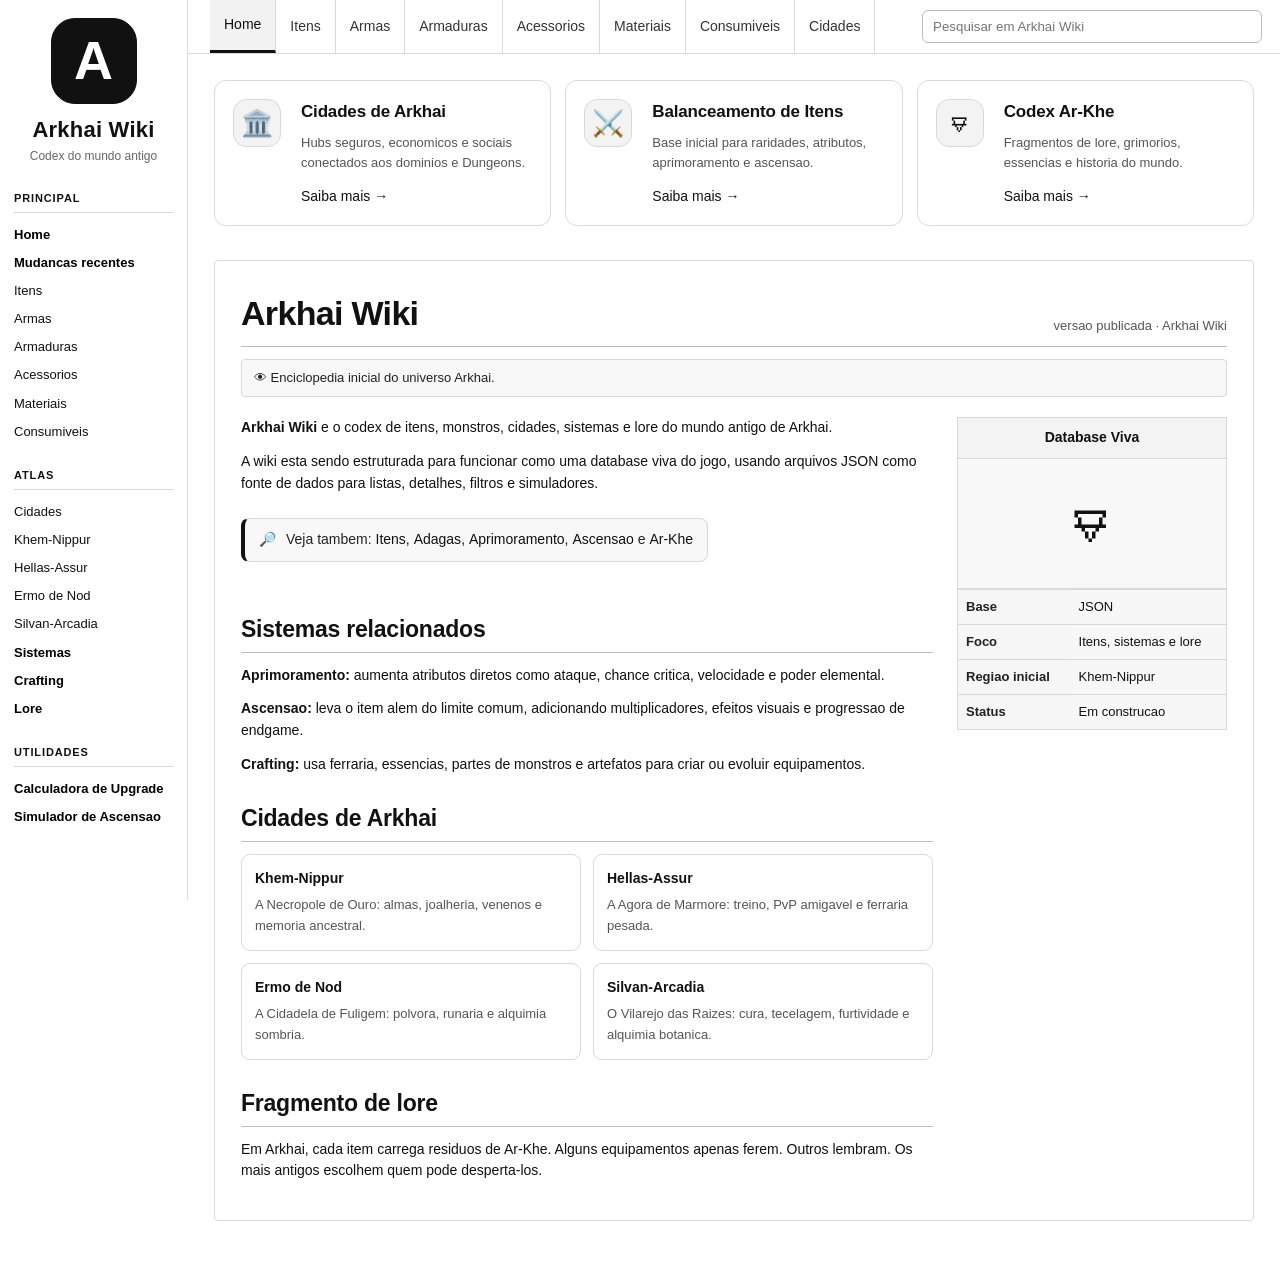
<file: index.html>
<!doctype html>
<html lang="pt-BR">
<head>
  <meta charset="utf-8" />
  <meta name="viewport" content="width=device-width, initial-scale=1" />
  <title>Arkhai Wiki</title>
  <link rel="stylesheet" href="assets/wiki.css" />
</head>
<body>
  <div class="wiki-shell">
    <div id="wiki-sidebar"></div>
    <main class="main">
      <div id="wiki-topbar"></div>
      <section class="content">
        <div id="updates" class="notice-grid"></div>
        <article id="home" class="article">
          <header class="article-header">
            <h1>Arkhai Wiki</h1>
            <div class="article-actions">versao publicada · Arkhai Wiki</div>
          </header>
          <div class="status-line">👁 Enciclopedia inicial do universo Arkhai.</div>
          <div class="article-body">
            <div>
              <p><strong>Arkhai Wiki</strong> e o codex de itens, monstros, cidades, sistemas e lore do mundo antigo de Arkhai.</p>
              <p>A wiki esta sendo estruturada para funcionar como uma database viva do jogo, usando arquivos JSON como fonte de dados para listas, detalhes, filtros e simuladores.</p>
              <div class="see-also">🔎 <span>Veja tambem: <a href="items.html">Itens</a>, <a href="daggers.html">Adagas</a>, <a href="#upgrade">Aprimoramento</a>, <a href="#ascension">Ascensao</a> e <a href="#lore">Ar-Khe</a></span></div>
              <h2 id="systems" class="section-title">Sistemas relacionados</h2>
              <p id="upgrade"><strong>Aprimoramento:</strong> aumenta atributos diretos como ataque, chance critica, velocidade e poder elemental.</p>
              <p id="ascension"><strong>Ascensao:</strong> leva o item alem do limite comum, adicionando multiplicadores, efeitos visuais e progressao de endgame.</p>
              <p id="crafting"><strong>Crafting:</strong> usa ferraria, essencias, partes de monstros e artefatos para criar ou evoluir equipamentos.</p>
              <h2 id="cities" class="section-title">Cidades de Arkhai</h2>
              <div id="cities-grid" class="city-grid"></div>
              <h2 id="lore" class="section-title">Fragmento de lore</h2>
              <p>Em Arkhai, cada item carrega residuos de Ar-Khe. Alguns equipamentos apenas ferem. Outros lembram. Os mais antigos escolhem quem pode desperta-los.</p>
            </div>
            <aside class="infobox">
              <div class="infobox-title">Database Viva</div>
              <div class="item-preview">🜃</div>
              <table>
                <tr><th>Base</th><td>JSON</td></tr>
                <tr><th>Foco</th><td>Itens, sistemas e lore</td></tr>
                <tr><th>Regiao inicial</th><td>Khem-Nippur</td></tr>
                <tr><th>Status</th><td>Em construcao</td></tr>
              </table>
            </aside>
          </div>
        </article>
      </section>
    </main>
  </div>
  <script src="assets/layout.js"></script>
  <script src="assets/hub-page.js"></script>
  <script>
    renderLayout('index.html');
    renderHomePage();
  </script>
</body>
</html>
</file>
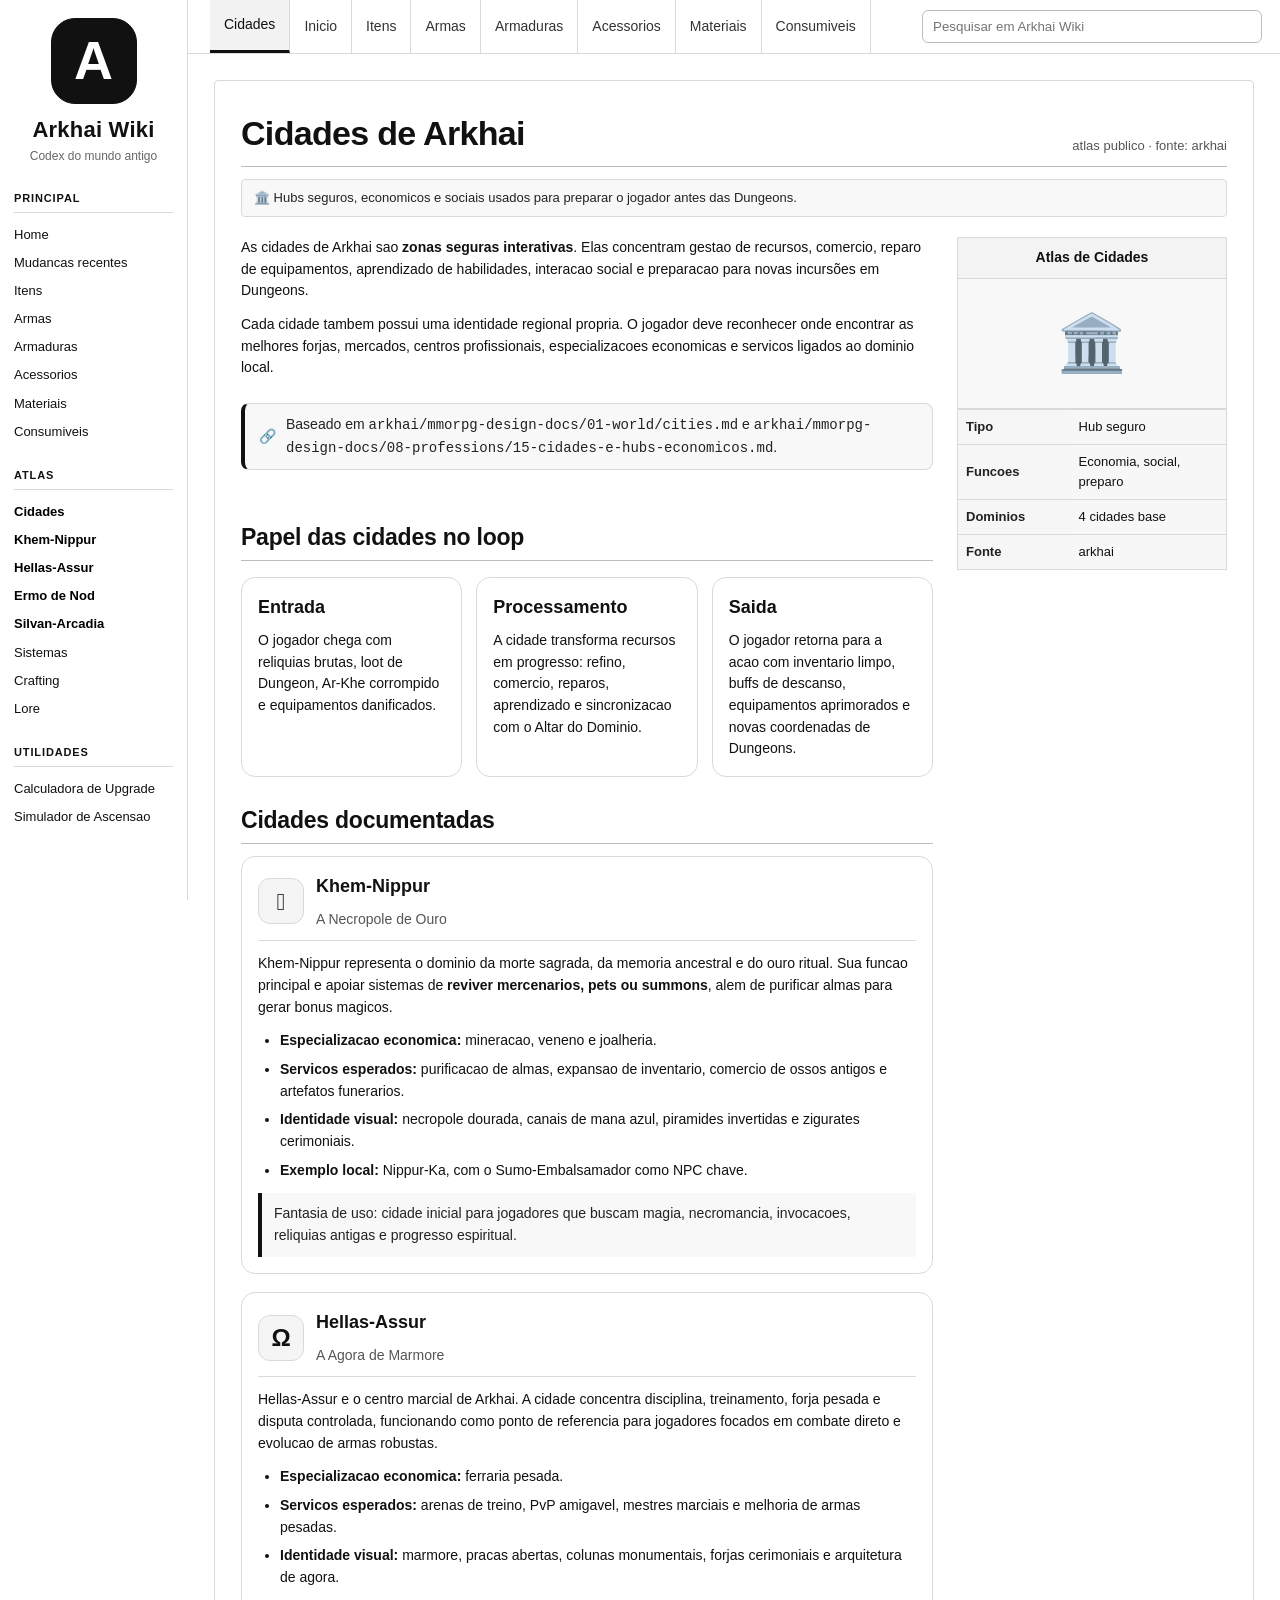
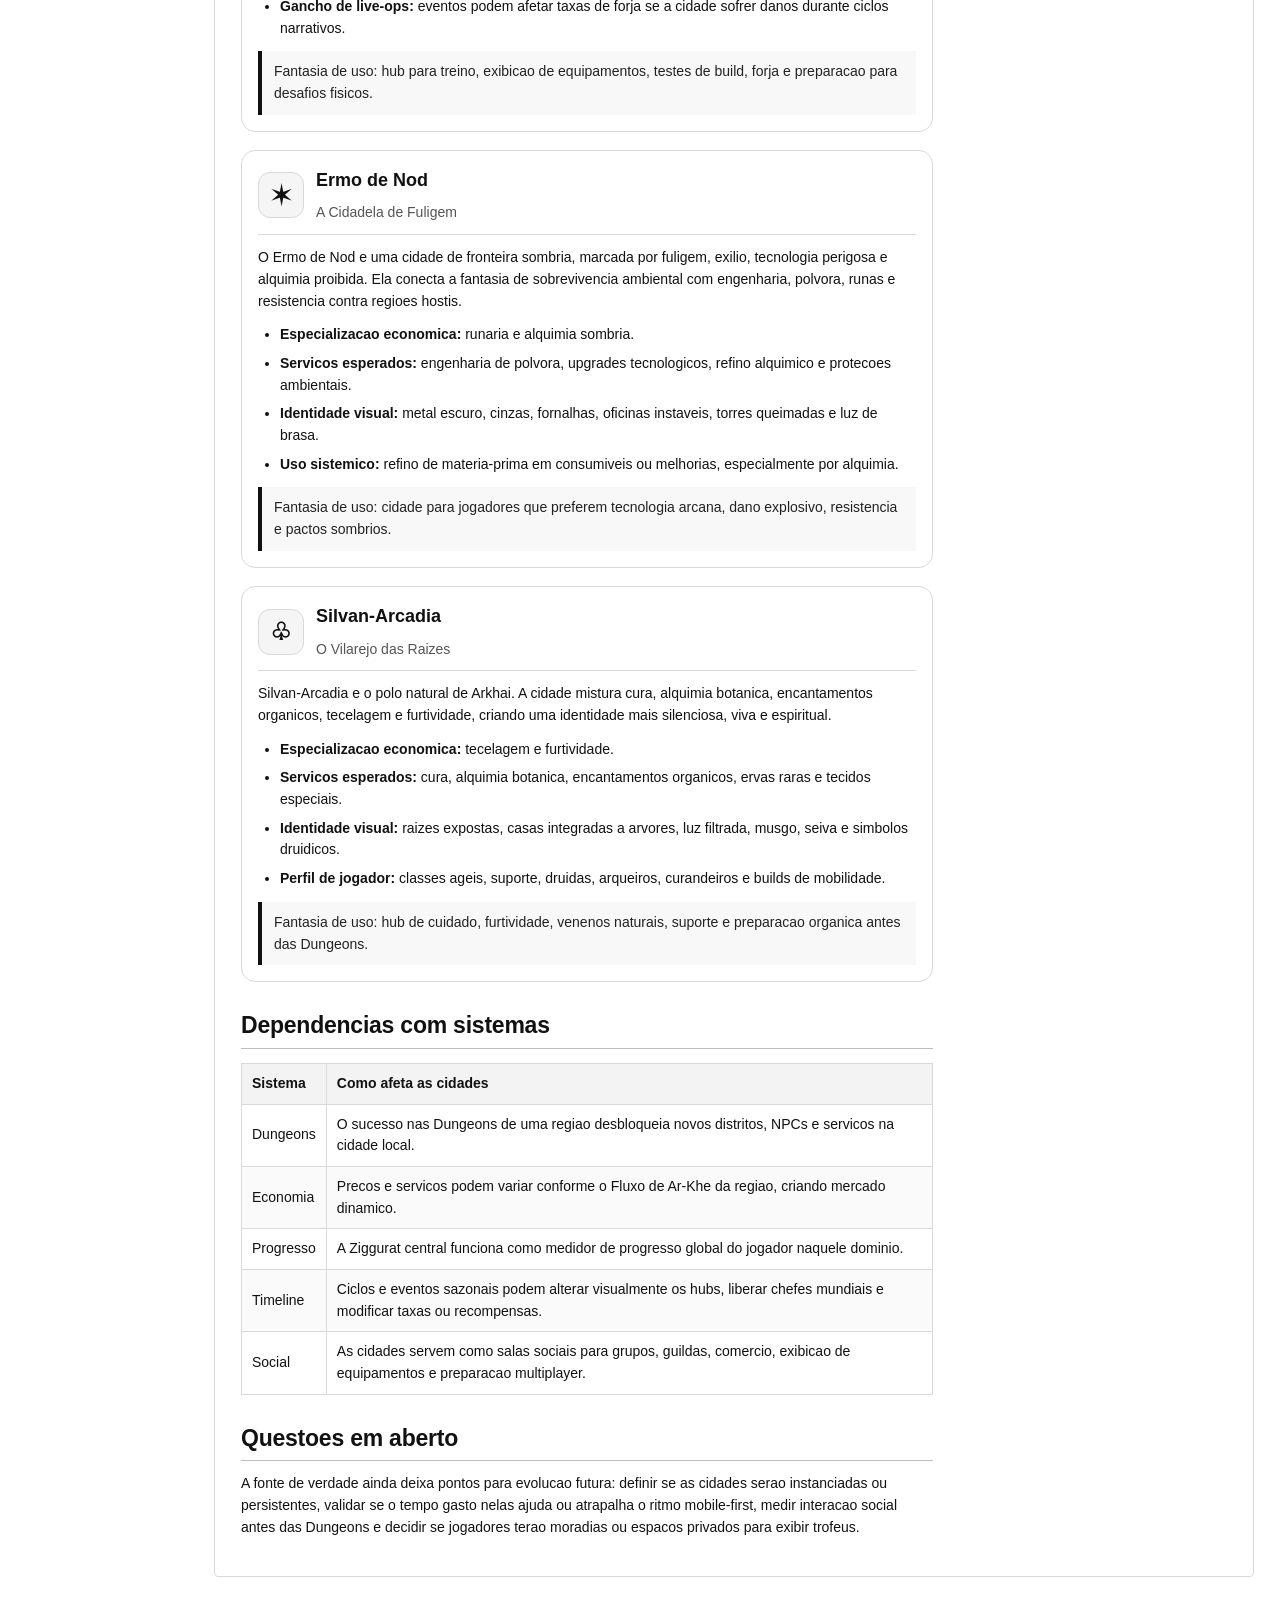
<file: cities.html>
<!doctype html>
<html lang="pt-BR">
<head>
  <meta charset="utf-8" />
  <meta name="viewport" content="width=device-width, initial-scale=1" />
  <title>Cidades - Arkhai Wiki</title>
  <link rel="stylesheet" href="assets/wiki.css" />
  <link rel="stylesheet" href="assets/cities-page.css" />
</head>
<body>
  <div class="wiki-shell">
    <div id="wiki-sidebar"></div>
    <main class="main">
      <div id="wiki-topbar"></div>
      <section class="content">
        <article class="article">
          <header class="article-header">
            <h1>Cidades de Arkhai</h1>
            <div class="article-actions">atlas publico · fonte: arkhai</div>
          </header>

          <div class="status-line">
            🏛️ Hubs seguros, economicos e sociais usados para preparar o jogador antes das Dungeons.
          </div>

          <div class="article-body">
            <div>
              <p>
                As cidades de Arkhai sao <strong>zonas seguras interativas</strong>. Elas concentram gestao de recursos,
                comercio, reparo de equipamentos, aprendizado de habilidades, interacao social e preparacao para novas
                incursões em Dungeons.
              </p>
              <p>
                Cada cidade tambem possui uma identidade regional propria. O jogador deve reconhecer onde encontrar as
                melhores forjas, mercados, centros profissionais, especializacoes economicas e servicos ligados ao dominio local.
              </p>

              <div class="see-also">
                🔗 <span>Baseado em <code>arkhai/mmorpg-design-docs/01-world/cities.md</code> e <code>arkhai/mmorpg-design-docs/08-professions/15-cidades-e-hubs-economicos.md</code>.</span>
              </div>

              <h2 id="overview" class="section-title">Papel das cidades no loop</h2>
              <div class="city-loop-grid">
                <section class="city-loop-card">
                  <h3>Entrada</h3>
                  <p>O jogador chega com reliquias brutas, loot de Dungeon, Ar-Khe corrompido e equipamentos danificados.</p>
                </section>
                <section class="city-loop-card">
                  <h3>Processamento</h3>
                  <p>A cidade transforma recursos em progresso: refino, comercio, reparos, aprendizado e sincronizacao com o Altar do Dominio.</p>
                </section>
                <section class="city-loop-card">
                  <h3>Saida</h3>
                  <p>O jogador retorna para a acao com inventario limpo, buffs de descanso, equipamentos aprimorados e novas coordenadas de Dungeons.</p>
                </section>
              </div>

              <h2 id="cities-list" class="section-title">Cidades documentadas</h2>

              <section class="city-detail-card" id="khem-nippur">
                <div class="city-detail-head">
                  <span class="city-symbol">𓂀</span>
                  <div>
                    <h3>Khem-Nippur</h3>
                    <p>A Necropole de Ouro</p>
                  </div>
                </div>
                <p>
                  Khem-Nippur representa o dominio da morte sagrada, da memoria ancestral e do ouro ritual. Sua funcao principal
                  e apoiar sistemas de <strong>reviver mercenarios, pets ou summons</strong>, alem de purificar almas para gerar bonus magicos.
                </p>
                <ul>
                  <li><strong>Especializacao economica:</strong> mineracao, veneno e joalheria.</li>
                  <li><strong>Servicos esperados:</strong> purificacao de almas, expansao de inventario, comercio de ossos antigos e artefatos funerarios.</li>
                  <li><strong>Identidade visual:</strong> necropole dourada, canais de mana azul, piramides invertidas e zigurates cerimoniais.</li>
                  <li><strong>Exemplo local:</strong> Nippur-Ka, com o Sumo-Embalsamador como NPC chave.</li>
                </ul>
                <p class="city-note">
                  Fantasia de uso: cidade inicial para jogadores que buscam magia, necromancia, invocacoes, reliquias antigas e progresso espiritual.
                </p>
              </section>

              <section class="city-detail-card" id="hellas-assur">
                <div class="city-detail-head">
                  <span class="city-symbol">Ω</span>
                  <div>
                    <h3>Hellas-Assur</h3>
                    <p>A Agora de Marmore</p>
                  </div>
                </div>
                <p>
                  Hellas-Assur e o centro marcial de Arkhai. A cidade concentra disciplina, treinamento, forja pesada e disputa controlada,
                  funcionando como ponto de referencia para jogadores focados em combate direto e evolucao de armas robustas.
                </p>
                <ul>
                  <li><strong>Especializacao economica:</strong> ferraria pesada.</li>
                  <li><strong>Servicos esperados:</strong> arenas de treino, PvP amigavel, mestres marciais e melhoria de armas pesadas.</li>
                  <li><strong>Identidade visual:</strong> marmore, pracas abertas, colunas monumentais, forjas cerimoniais e arquitetura de agora.</li>
                  <li><strong>Gancho de live-ops:</strong> eventos podem afetar taxas de forja se a cidade sofrer danos durante ciclos narrativos.</li>
                </ul>
                <p class="city-note">
                  Fantasia de uso: hub para treino, exibicao de equipamentos, testes de build, forja e preparacao para desafios fisicos.
                </p>
              </section>

              <section class="city-detail-card" id="ermo-de-nod">
                <div class="city-detail-head">
                  <span class="city-symbol">✶</span>
                  <div>
                    <h3>Ermo de Nod</h3>
                    <p>A Cidadela de Fuligem</p>
                  </div>
                </div>
                <p>
                  O Ermo de Nod e uma cidade de fronteira sombria, marcada por fuligem, exilio, tecnologia perigosa e alquimia proibida.
                  Ela conecta a fantasia de sobrevivencia ambiental com engenharia, polvora, runas e resistencia contra regioes hostis.
                </p>
                <ul>
                  <li><strong>Especializacao economica:</strong> runaria e alquimia sombria.</li>
                  <li><strong>Servicos esperados:</strong> engenharia de polvora, upgrades tecnologicos, refino alquimico e protecoes ambientais.</li>
                  <li><strong>Identidade visual:</strong> metal escuro, cinzas, fornalhas, oficinas instaveis, torres queimadas e luz de brasa.</li>
                  <li><strong>Uso sistemico:</strong> refino de materia-prima em consumiveis ou melhorias, especialmente por alquimia.</li>
                </ul>
                <p class="city-note">
                  Fantasia de uso: cidade para jogadores que preferem tecnologia arcana, dano explosivo, resistencia e pactos sombrios.
                </p>
              </section>

              <section class="city-detail-card" id="silvan-arcadia">
                <div class="city-detail-head">
                  <span class="city-symbol">♧</span>
                  <div>
                    <h3>Silvan-Arcadia</h3>
                    <p>O Vilarejo das Raizes</p>
                  </div>
                </div>
                <p>
                  Silvan-Arcadia e o polo natural de Arkhai. A cidade mistura cura, alquimia botanica, encantamentos organicos,
                  tecelagem e furtividade, criando uma identidade mais silenciosa, viva e espiritual.
                </p>
                <ul>
                  <li><strong>Especializacao economica:</strong> tecelagem e furtividade.</li>
                  <li><strong>Servicos esperados:</strong> cura, alquimia botanica, encantamentos organicos, ervas raras e tecidos especiais.</li>
                  <li><strong>Identidade visual:</strong> raizes expostas, casas integradas a arvores, luz filtrada, musgo, seiva e simbolos druidicos.</li>
                  <li><strong>Perfil de jogador:</strong> classes ageis, suporte, druidas, arqueiros, curandeiros e builds de mobilidade.</li>
                </ul>
                <p class="city-note">
                  Fantasia de uso: hub de cuidado, furtividade, venenos naturais, suporte e preparacao organica antes das Dungeons.
                </p>
              </section>

              <h2 id="systems" class="section-title">Dependencias com sistemas</h2>
              <table class="wiki-table">
                <thead>
                  <tr>
                    <th>Sistema</th>
                    <th>Como afeta as cidades</th>
                  </tr>
                </thead>
                <tbody>
                  <tr>
                    <td>Dungeons</td>
                    <td>O sucesso nas Dungeons de uma regiao desbloqueia novos distritos, NPCs e servicos na cidade local.</td>
                  </tr>
                  <tr>
                    <td>Economia</td>
                    <td>Precos e servicos podem variar conforme o Fluxo de Ar-Khe da regiao, criando mercado dinamico.</td>
                  </tr>
                  <tr>
                    <td>Progresso</td>
                    <td>A Ziggurat central funciona como medidor de progresso global do jogador naquele dominio.</td>
                  </tr>
                  <tr>
                    <td>Timeline</td>
                    <td>Ciclos e eventos sazonais podem alterar visualmente os hubs, liberar chefes mundiais e modificar taxas ou recompensas.</td>
                  </tr>
                  <tr>
                    <td>Social</td>
                    <td>As cidades servem como salas sociais para grupos, guildas, comercio, exibicao de equipamentos e preparacao multiplayer.</td>
                  </tr>
                </tbody>
              </table>

              <h2 id="open-questions" class="section-title">Questoes em aberto</h2>
              <p>
                A fonte de verdade ainda deixa pontos para evolucao futura: definir se as cidades serao instanciadas ou persistentes,
                validar se o tempo gasto nelas ajuda ou atrapalha o ritmo mobile-first, medir interacao social antes das Dungeons e decidir
                se jogadores terao moradias ou espacos privados para exibir trofeus.
              </p>
            </div>

            <aside class="infobox">
              <div class="infobox-title">Atlas de Cidades</div>
              <div class="item-preview">🏛️</div>
              <table>
                <tr><th>Tipo</th><td>Hub seguro</td></tr>
                <tr><th>Funcoes</th><td>Economia, social, preparo</td></tr>
                <tr><th>Dominios</th><td>4 cidades base</td></tr>
                <tr><th>Fonte</th><td>arkhai</td></tr>
              </table>
            </aside>
          </div>
        </article>
      </section>
    </main>
  </div>
  <script src="assets/layout.js"></script>
  <script>
    renderLayout('cities.html');
  </script>
</body>
</html>
</file>
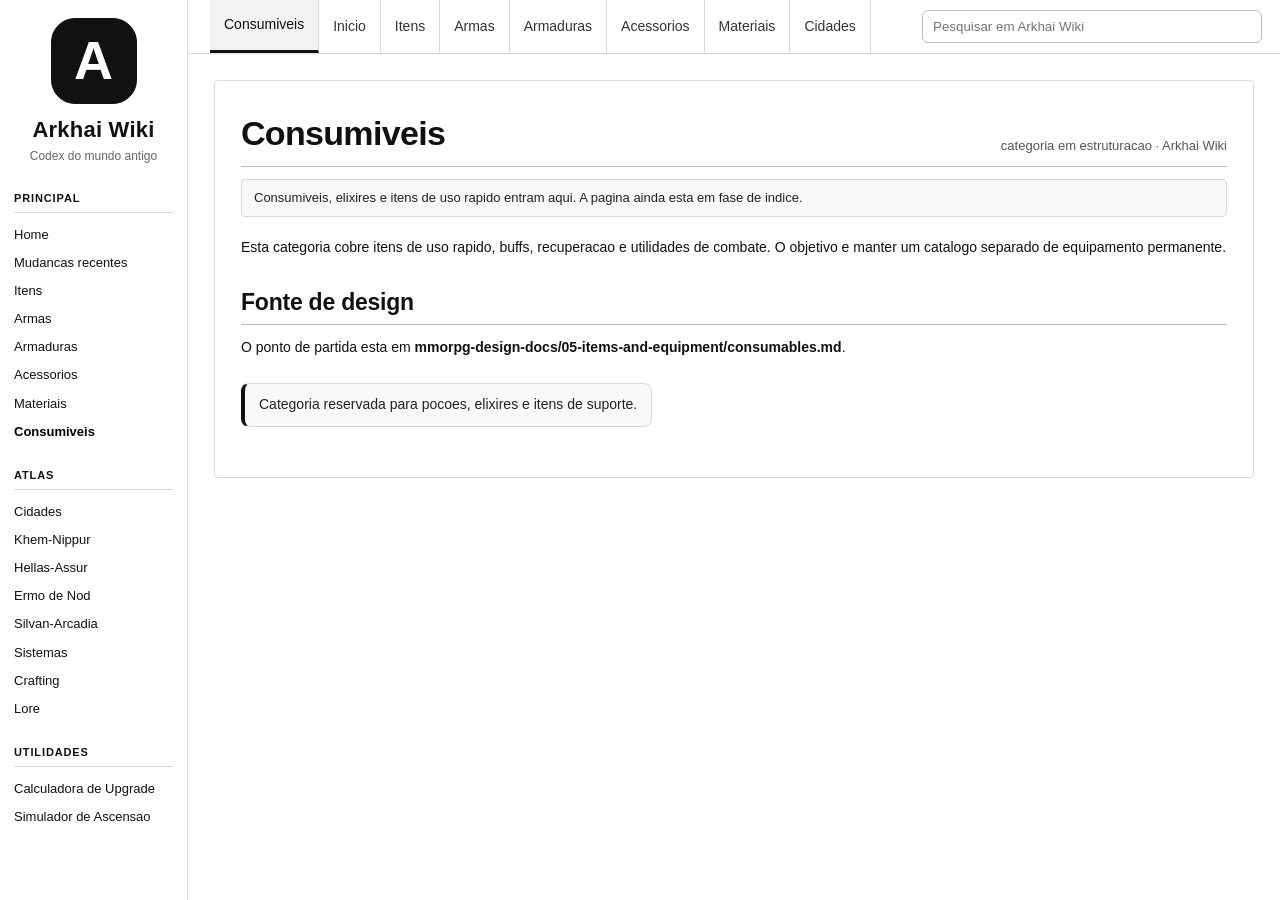
<file: consumables.html>
<!doctype html>
<html lang="pt-BR">
<head>
  <meta charset="utf-8" />
  <meta name="viewport" content="width=device-width, initial-scale=1" />
  <title>Consumiveis - Arkhai Wiki</title>
  <link rel="stylesheet" href="assets/wiki.css" />
</head>
<body>
  <div class="wiki-shell">
    <div id="wiki-sidebar"></div>
    <main class="main">
      <div id="wiki-topbar"></div>
      <section class="content">
        <article class="article">
          <header class="article-header">
            <h1 id="category-title">Consumiveis</h1>
            <div class="article-actions" id="category-actions">categoria em estruturacao · Arkhai Wiki</div>
          </header>
          <div id="category-status" class="status-line"></div>
          <p id="category-intro"></p>
          <h2 class="section-title">Fonte de design</h2>
          <p id="category-source"></p>
          <div id="category-subtle" class="subtle-box"></div>
        </article>
      </section>
    </main>
  </div>
  <script src="assets/layout.js"></script>
  <script src="assets/hub-page.js"></script>
  <script>
    renderLayout('consumables.html');
    renderCategoryPage('Consumiveis', {
      actions: 'categoria em estruturacao · Arkhai Wiki',
      status: 'Consumiveis, elixires e itens de uso rapido entram aqui. A pagina ainda esta em fase de indice.',
      introHtml: 'Esta categoria cobre itens de uso rapido, buffs, recuperacao e utilidades de combate. O objetivo e manter um catalogo separado de equipamento permanente.',
      sourceHtml: 'O ponto de partida esta em <strong>mmorpg-design-docs/05-items-and-equipment/consumables.md</strong>.',
      subtle: 'Categoria reservada para pocoes, elixires e itens de suporte.'
    });
  </script>
</body>
</html>
</file>
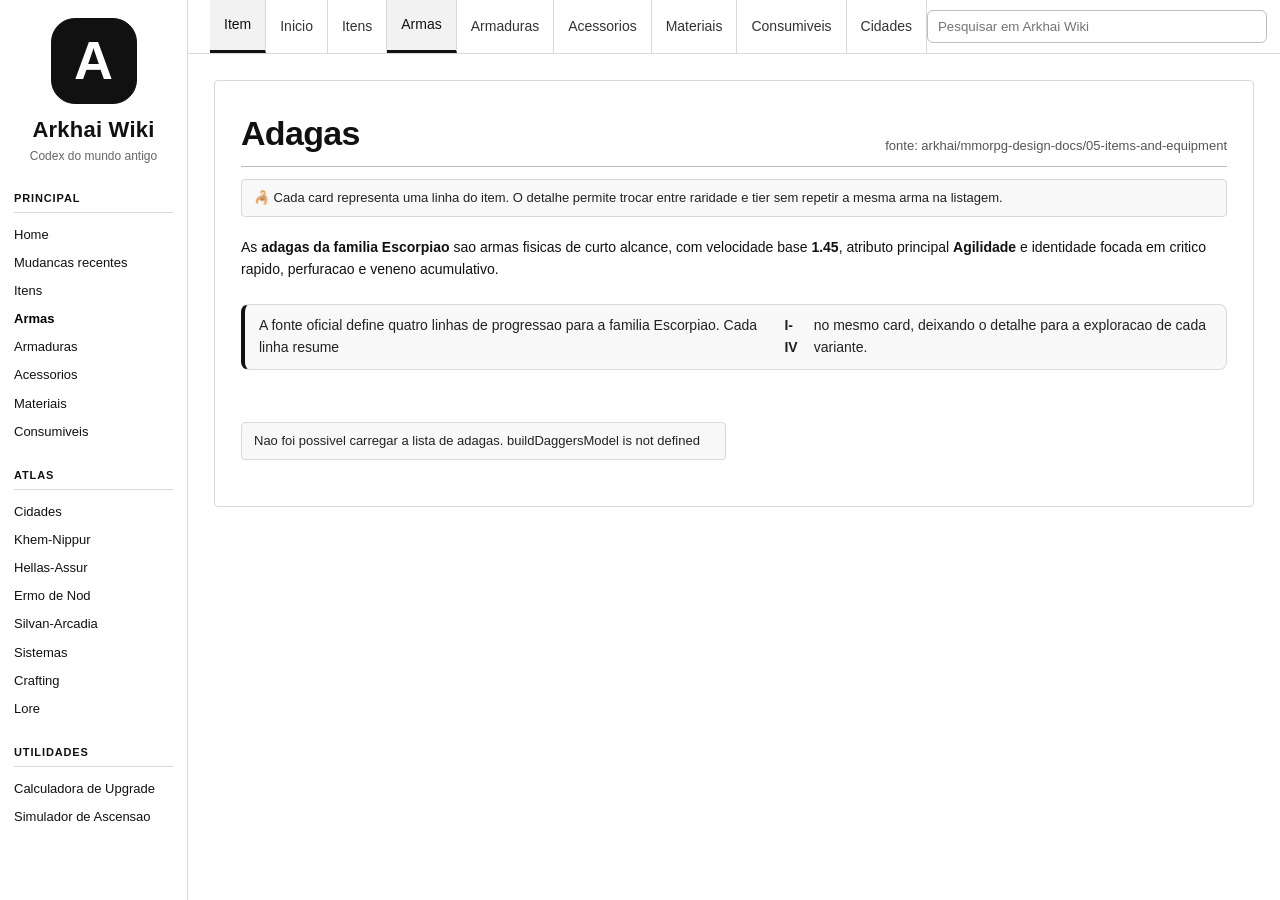
<file: daggers.html>
<!doctype html>
<html lang="pt-BR">
<head>
  <meta charset="utf-8" />
  <meta name="viewport" content="width=device-width, initial-scale=1" />
  <title>Adagas - Arkhai Wiki</title>
  <link rel="stylesheet" href="assets/wiki.css" />
</head>
<body>
  <div class="wiki-shell">
    <div id="wiki-sidebar"></div>
    <main class="main">
      <div id="wiki-topbar"></div>
      <section class="content">
        <article class="article">
          <header class="article-header">
            <h1>Adagas</h1>
            <div class="article-actions">fonte: arkhai/mmorpg-design-docs/05-items-and-equipment</div>
          </header>

          <div class="status-line">🦂 Cada card representa uma linha do item. O detalhe permite trocar entre raridade e tier sem repetir a mesma arma na listagem.</div>

          <p>
            As <strong>adagas da familia Escorpiao</strong> sao armas fisicas de curto alcance,
            com velocidade base <strong>1.45</strong>, atributo principal <strong>Agilidade</strong>
            e identidade focada em critico rapido, perfuracao e veneno acumulativo.
          </p>

          <div class="subtle-box">
            A fonte oficial define quatro linhas de progressao para a familia Escorpiao.
            Cada linha resume <strong>I-IV</strong> no mesmo card, deixando o detalhe para a
            exploracao de cada variante.
          </div>

          <div id="daggers-list" class="item-line-grid"></div>
        </article>
      </section>
    </main>
  </div>

  <script src="assets/layout.js"></script>
  <script src="assets/items-data.js"></script>
  <script>
    renderLayout('daggers.html');

    const rarityClassMap = {
      Incomum: 'uncommon',
      Raro: 'rare',
      Epico: 'epic',
      Lendario: 'legendary'
    };

    function renderRange(first, last, key) {
      if (!first || !last) {
        return '-';
      }

      return `${first[key]} - ${last[key]}`;
    }

    function buildLineCard(line) {
      const first = line.firstVariant;
      const last = line.lastVariant;
      const itemHref = `item.html?${new URLSearchParams({
        source: 'daggers',
        line: line.lineId,
        tier: first ? first.internalTier : 'I'
      }).toString()}`;
      const rarityClass = rarityClassMap[line.rarity] || '';
      const image = `<img class="item-image" src="${line.image}" alt="${line.displayName}">`;

      return `
        <a class="item-line-card" href="${itemHref}">
          <figure>${image}</figure>
          <div>
            <div class="item-line-head">
              <div>
                <h2>${line.displayName}</h2>
                <p>${line.description}</p>
              </div>
              <span class="rarity ${rarityClass}">${line.rarity}</span>
            </div>
            <div class="item-line-meta">
              <span class="item-line-pill">${line.variantCount} tiers</span>
              <span class="item-line-pill">Lv ${renderRange(first, last, 'level')}</span>
              <span class="item-line-pill">Atq ${renderRange(first, last, 'attack')}</span>
              <span class="item-line-pill">Crit ${renderRange(first, last, 'criticalChance')}</span>
              <span class="item-line-pill">Veneno ${renderRange(first, last, 'poisonChance')}</span>
            </div>
          </div>
        </a>
      `;
    }

    async function loadDaggers() {
      const container = document.getElementById('daggers-list');

      try {
        const sourceData = await loadWikiJson('data/daggers.json');
        const model = buildDaggersModel(sourceData);

        container.innerHTML = model.lineOrder.map(buildLineCard).join('');
      } catch (error) {
        container.innerHTML = `
          <div class="status-line">
            Nao foi possivel carregar a lista de adagas. ${error.message}
          </div>
        `;
      }
    }

    loadDaggers();
  </script>
</body>
</html>
</file>
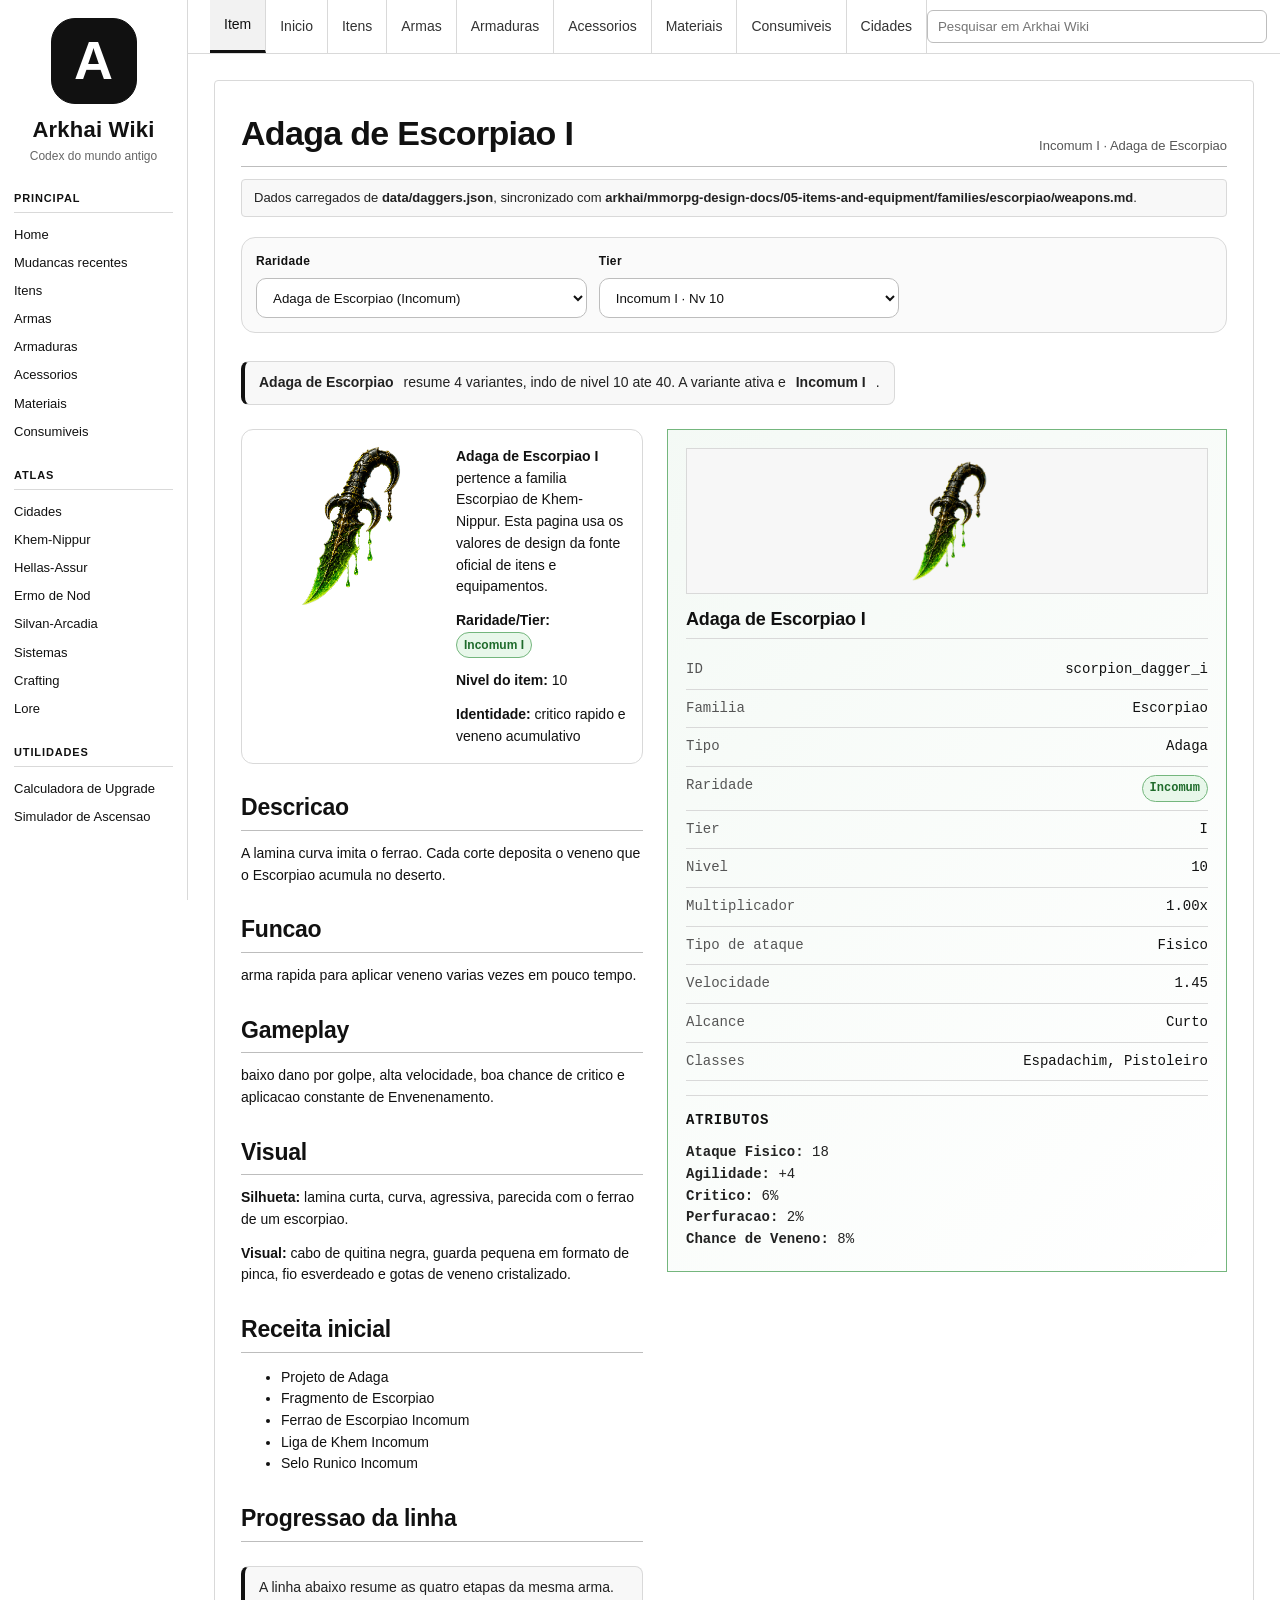
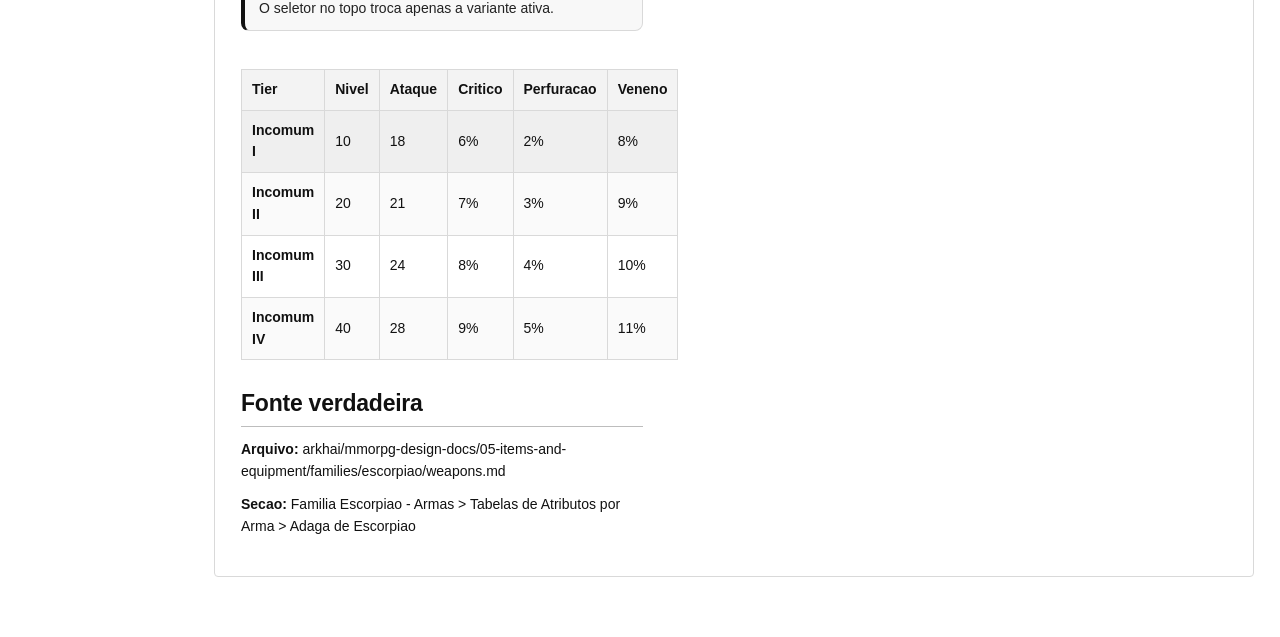
<file: item.html>
<!doctype html>
<html lang="pt-BR">
<head>
  <meta charset="utf-8" />
  <meta name="viewport" content="width=device-width, initial-scale=1" />
  <title>Item - Arkhai Wiki</title>
  <link rel="stylesheet" href="assets/wiki.css" />
</head>
<body>
  <div class="wiki-shell">
    <div id="wiki-sidebar"></div>
    <main class="main">
      <div id="wiki-topbar"></div>
      <section class="content">
        <article class="article">
          <header class="article-header">
            <h1 id="item-title">Item</h1>
            <div class="article-actions" id="item-actions">detalhe do item · fonte verdadeira</div>
          </header>
          <div id="item-content"></div>
        </article>
      </section>
    </main>
  </div>

  <script src="assets/layout.js"></script>
  <script src="assets/image-modal.js"></script>
  <script src="assets/items-data.js"></script>
  <script src="assets/item-page.js"></script>
  <script>
    renderLayout('item.html');
    renderItemPage();
  </script>
</body>
</html>
</file>
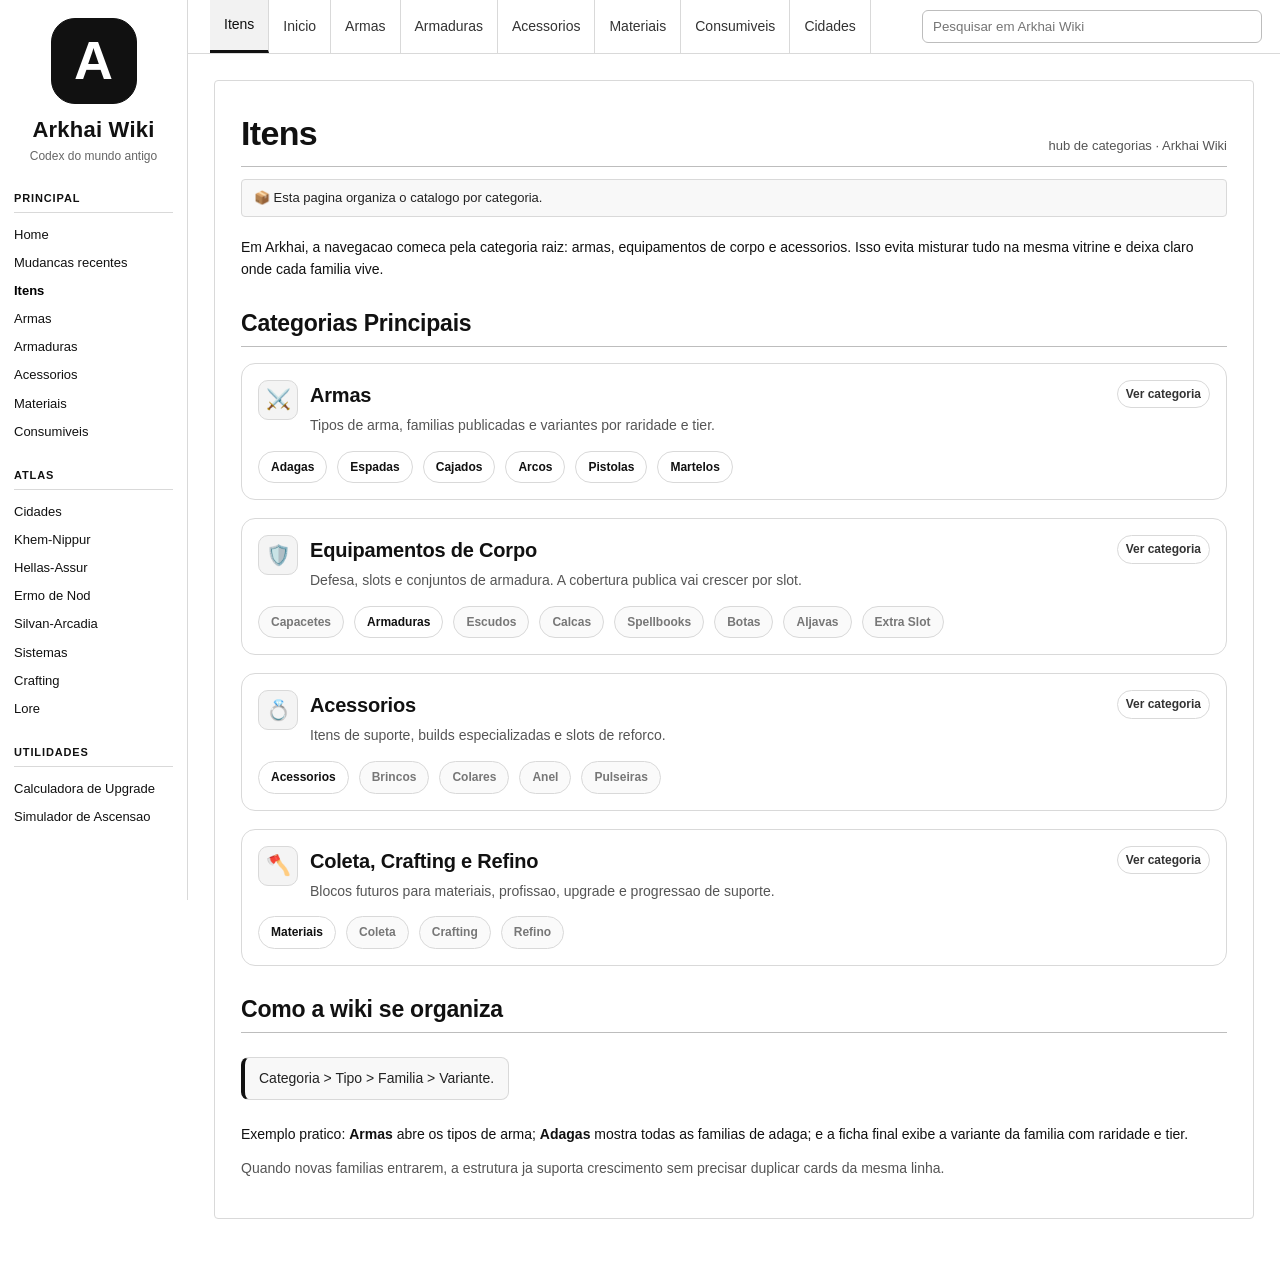
<file: items.html>
<!doctype html>
<html lang="pt-BR">
<head>
  <meta charset="utf-8" />
  <meta name="viewport" content="width=device-width, initial-scale=1" />
  <title>Itens - Arkhai Wiki</title>
  <link rel="stylesheet" href="assets/wiki.css" />
</head>
<body>
  <div class="wiki-shell">
    <div id="wiki-sidebar"></div>
    <main class="main">
      <div id="wiki-topbar"></div>
      <section class="content">
        <article class="article">
          <header class="article-header">
            <h1>Itens</h1>
            <div class="article-actions">hub de categorias · Arkhai Wiki</div>
          </header>

          <div class="status-line">
            📦 Esta pagina organiza o catalogo por categoria.
          </div>

          <p>
            Em Arkhai, a navegacao comeca pela categoria raiz: armas, equipamentos de corpo e acessorios.
            Isso evita misturar tudo na mesma vitrine e deixa claro onde cada familia vive.
          </p>

          <h2 class="section-title">Categorias Principais</h2>
          <div id="item-groups" class="category-sections"></div>

          <h2 class="section-title">Como a wiki se organiza</h2>
          <div class="subtle-box">
            Categoria &gt; Tipo &gt; Familia &gt; Variante.
          </div>
          <p>
            Exemplo pratico: <strong>Armas</strong> abre os tipos de arma; <strong>Adagas</strong>
            mostra todas as familias de adaga; e a ficha final exibe a variante da familia com raridade e tier.
          </p>

          <p class="category-note">
            Quando novas familias entrarem, a estrutura ja suporta crescimento sem precisar duplicar cards da mesma linha.
          </p>
        </article>
      </section>
    </main>
  </div>
  <script src="assets/layout.js"></script>
  <script src="assets/hub-page.js"></script>
  <script>
    renderLayout('items.html');
    renderItemsPage();
  </script>
</body>
</html>
</file>
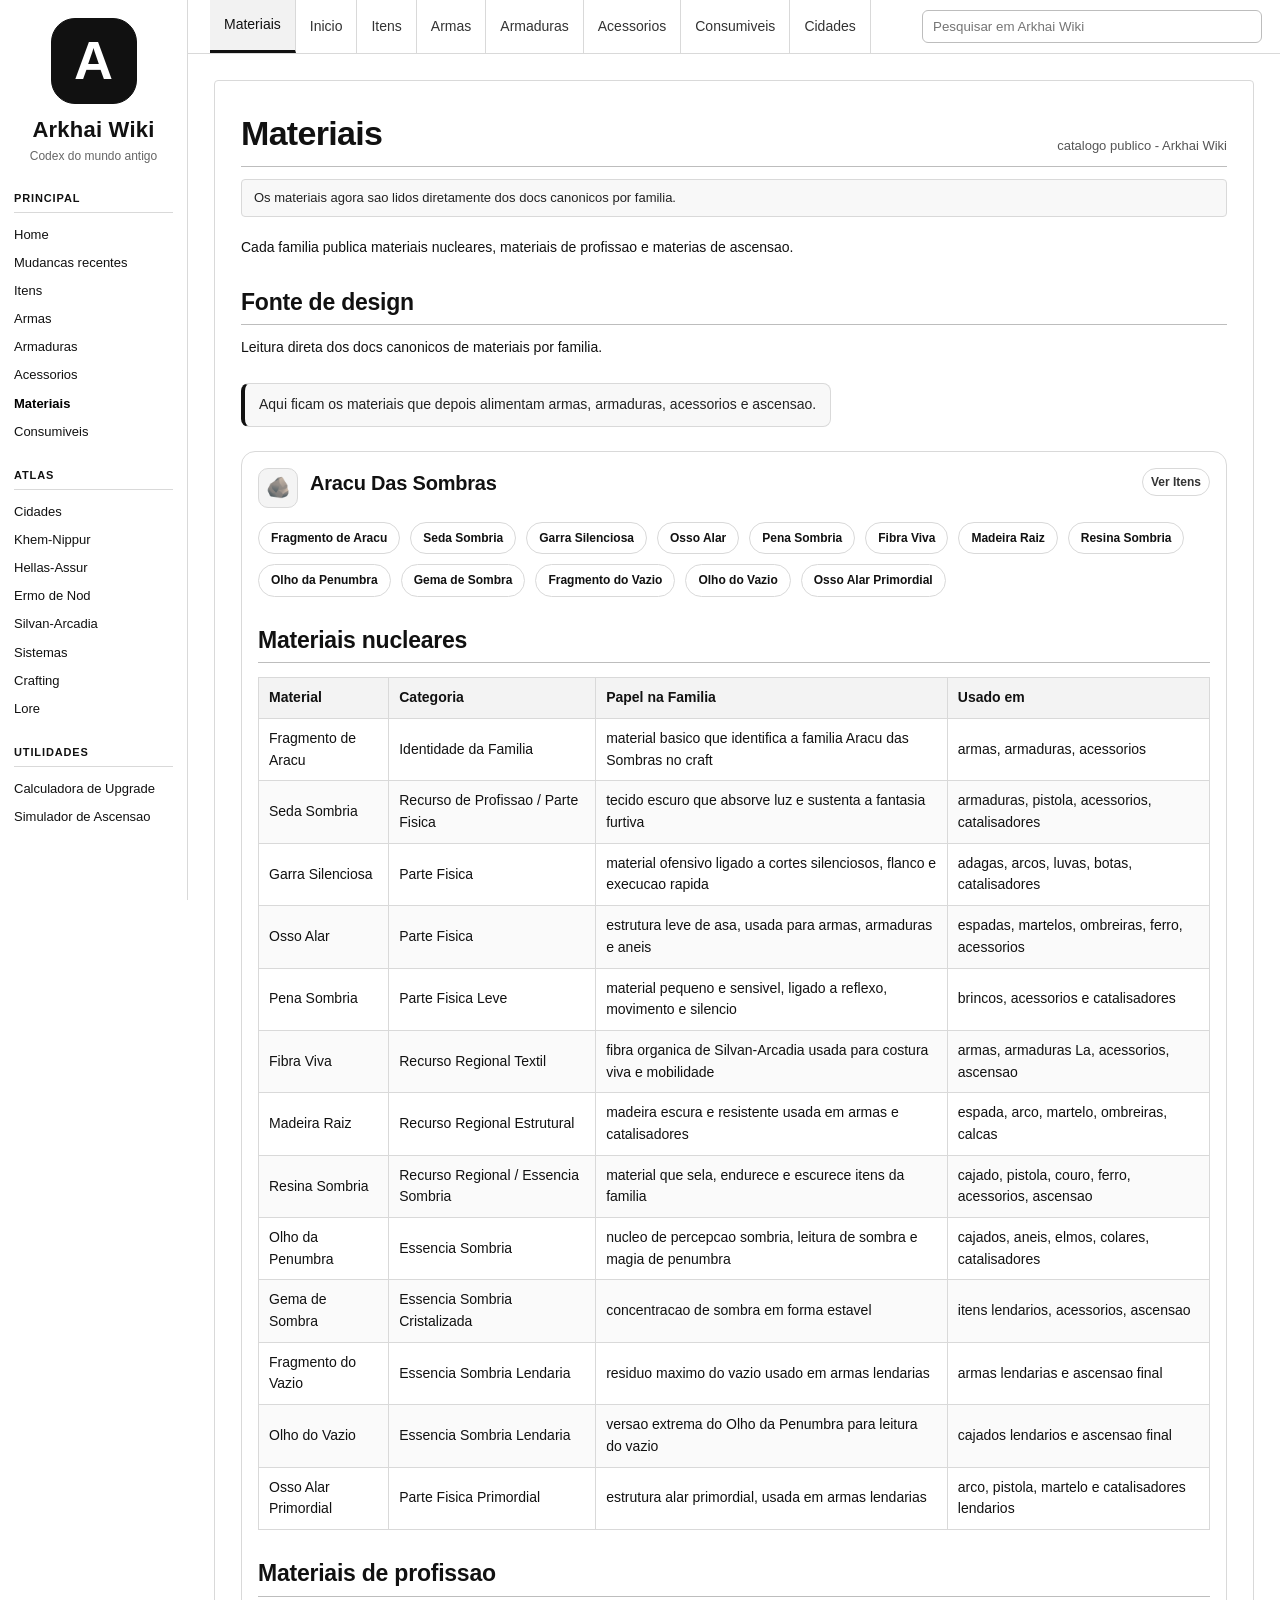
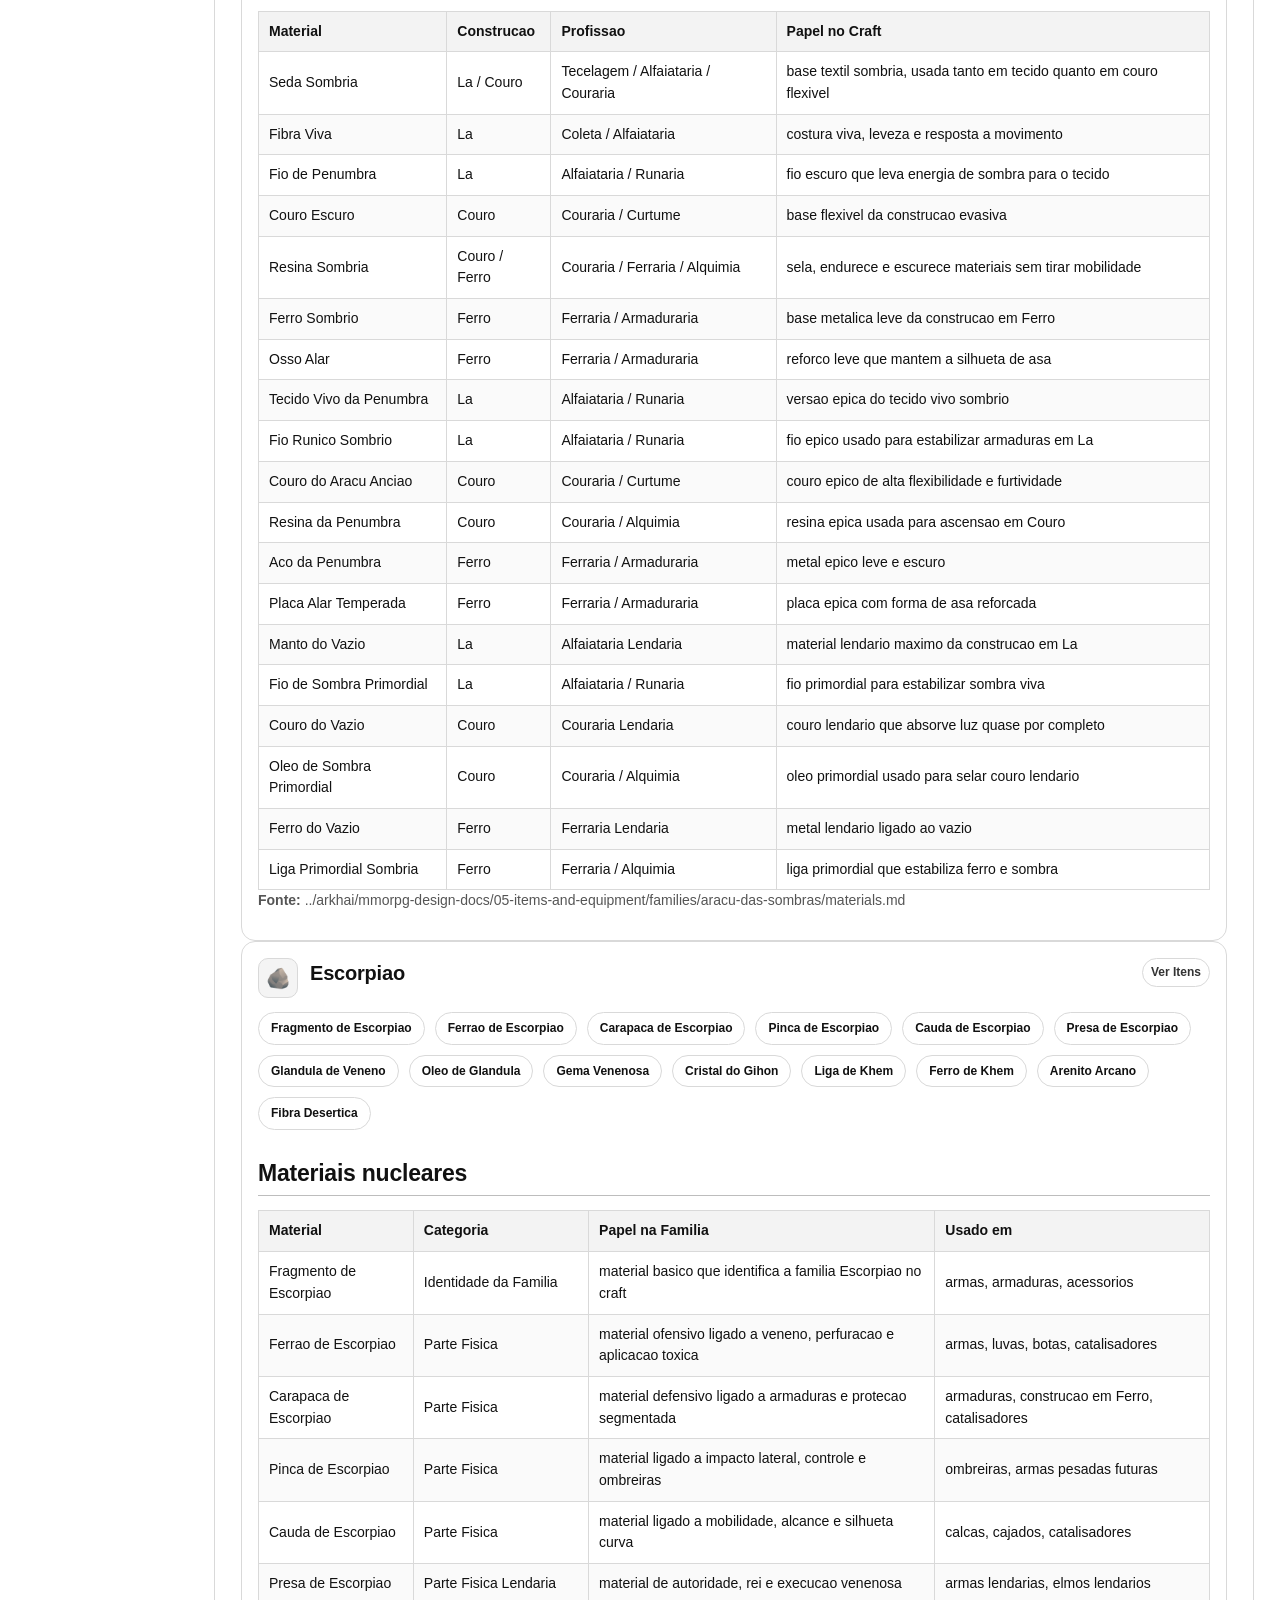
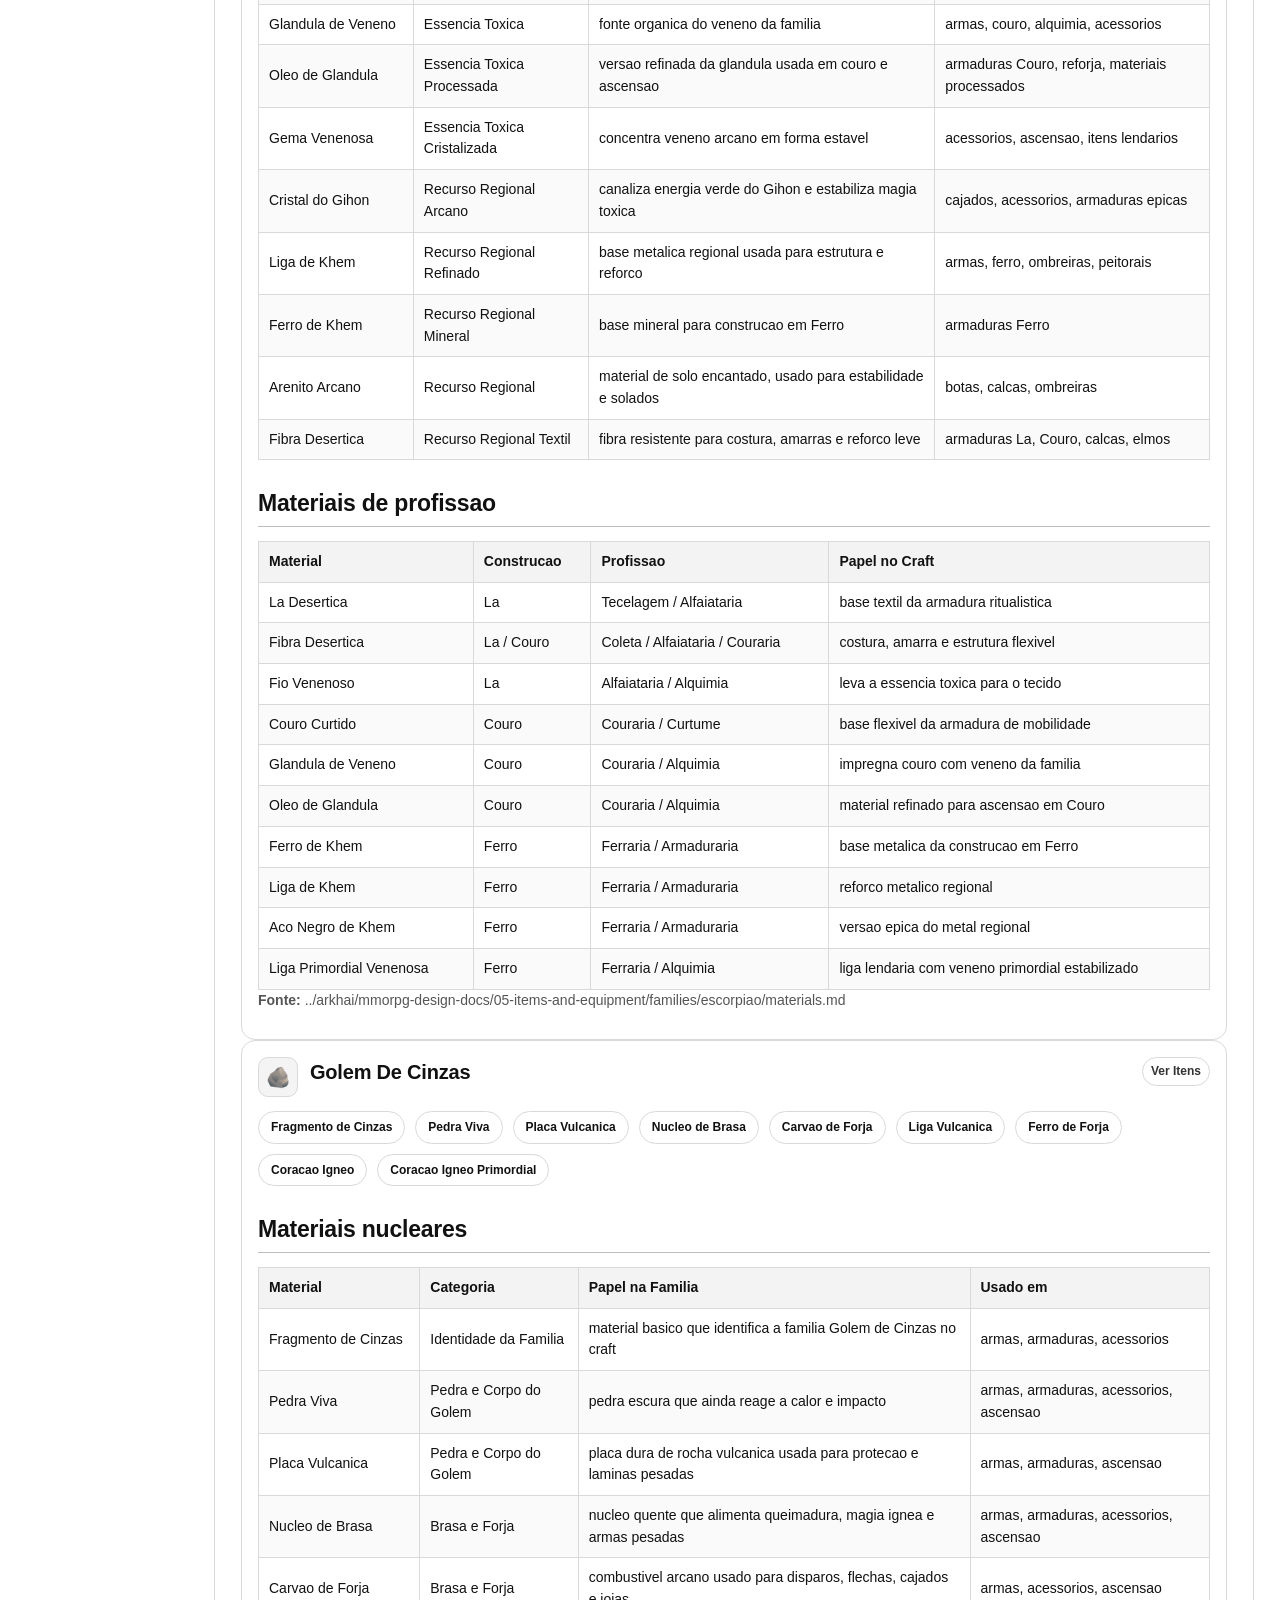
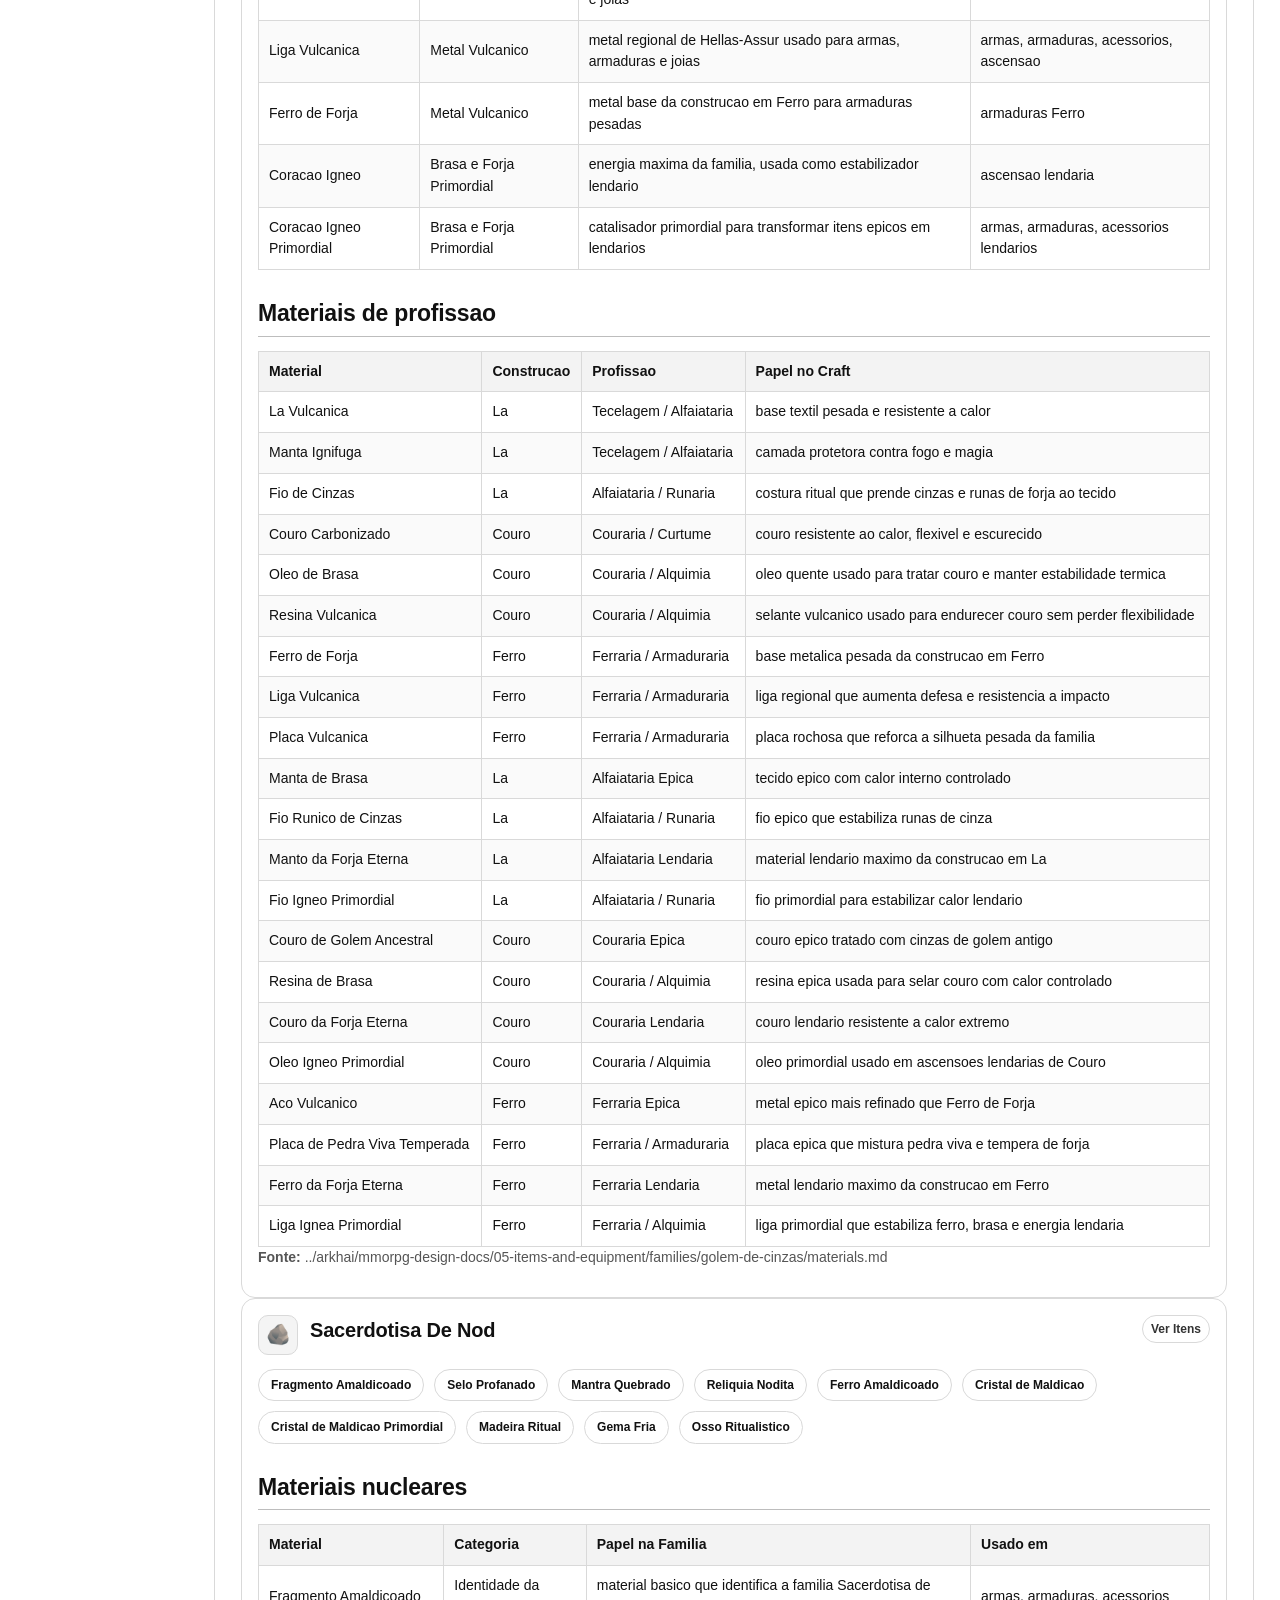
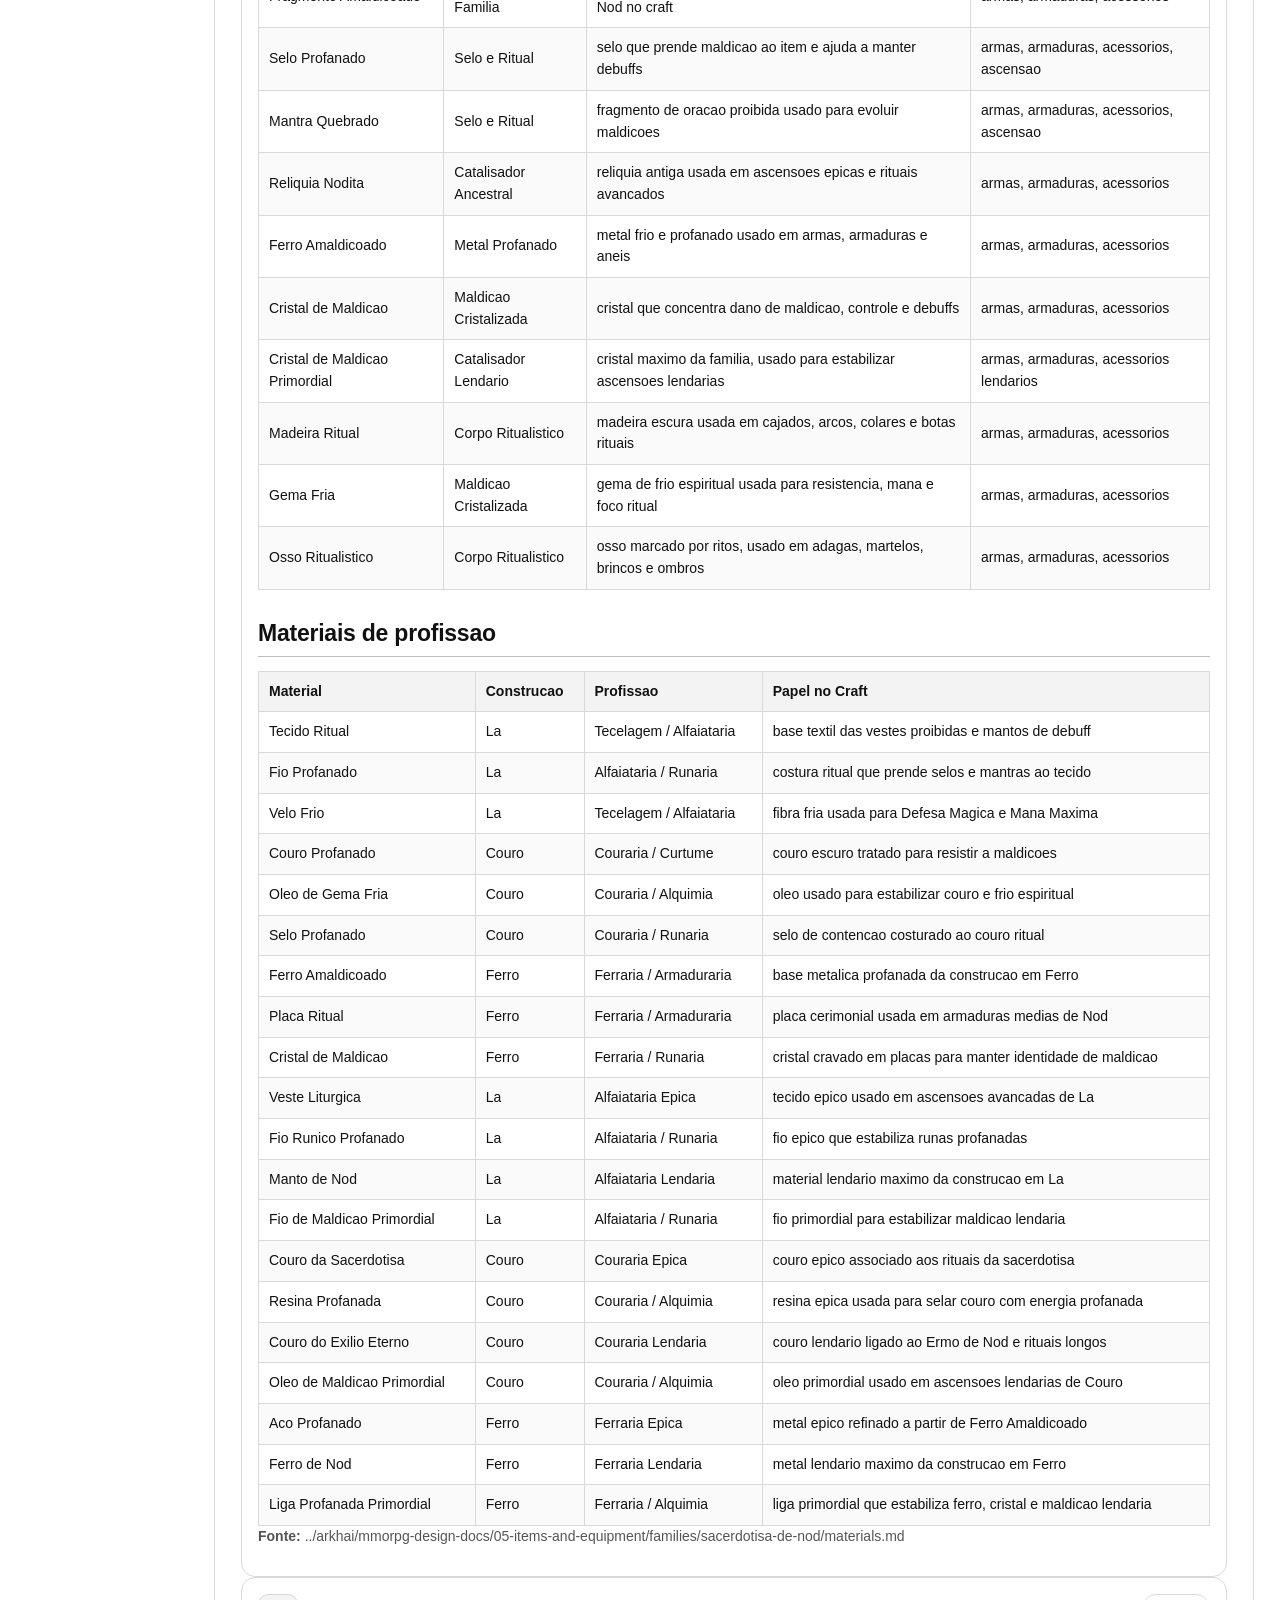
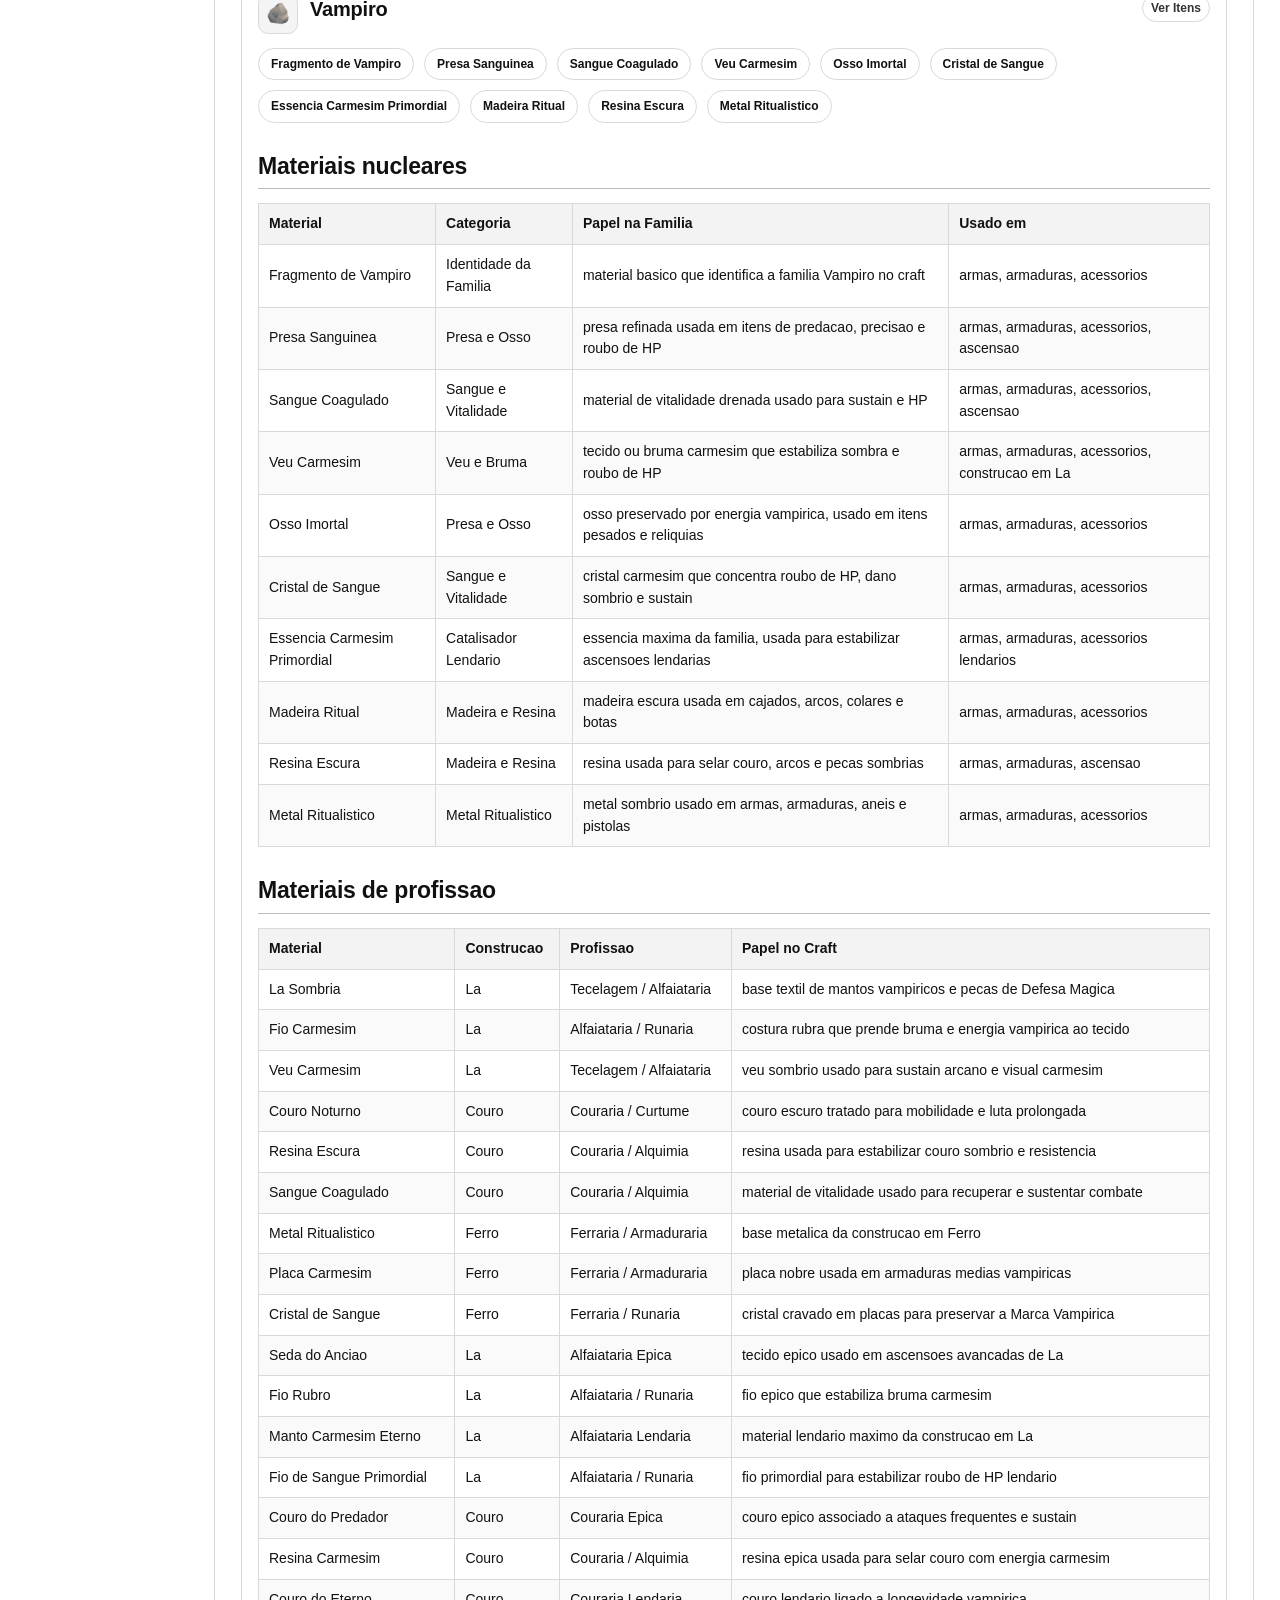
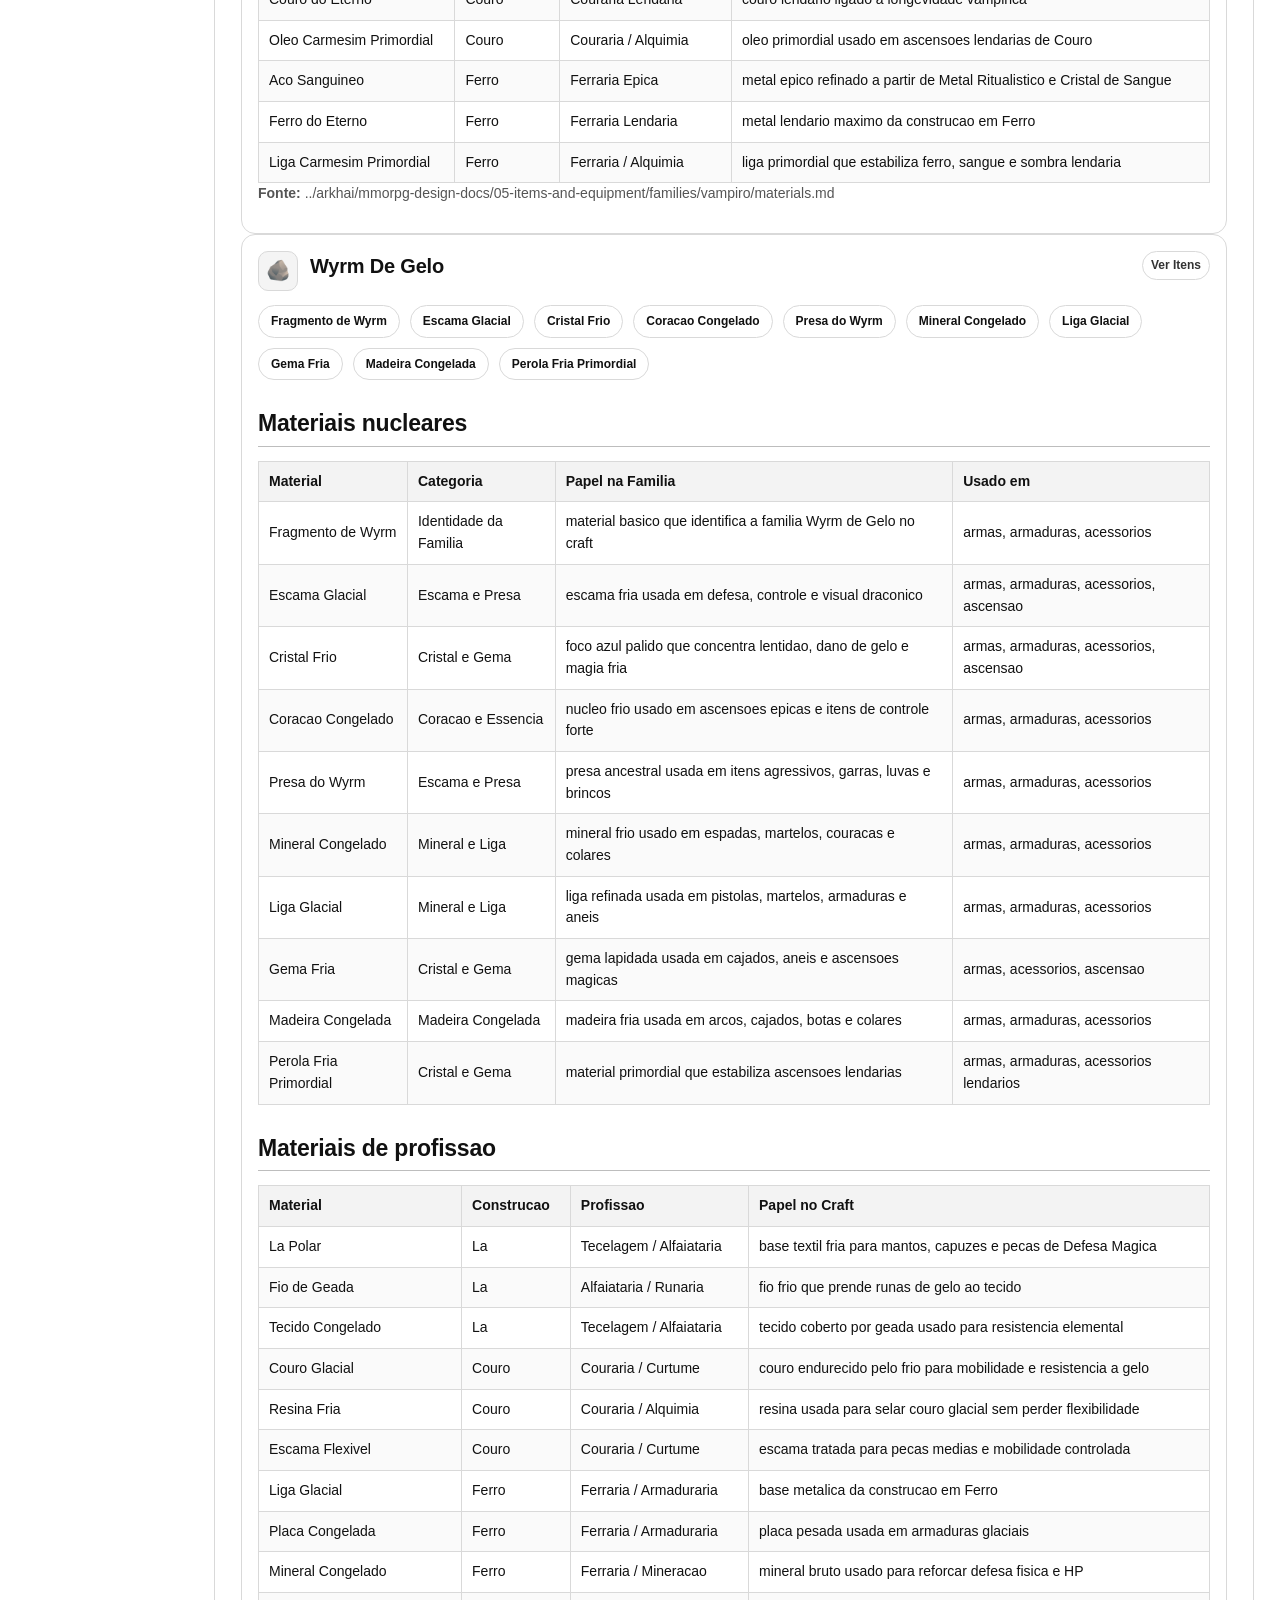
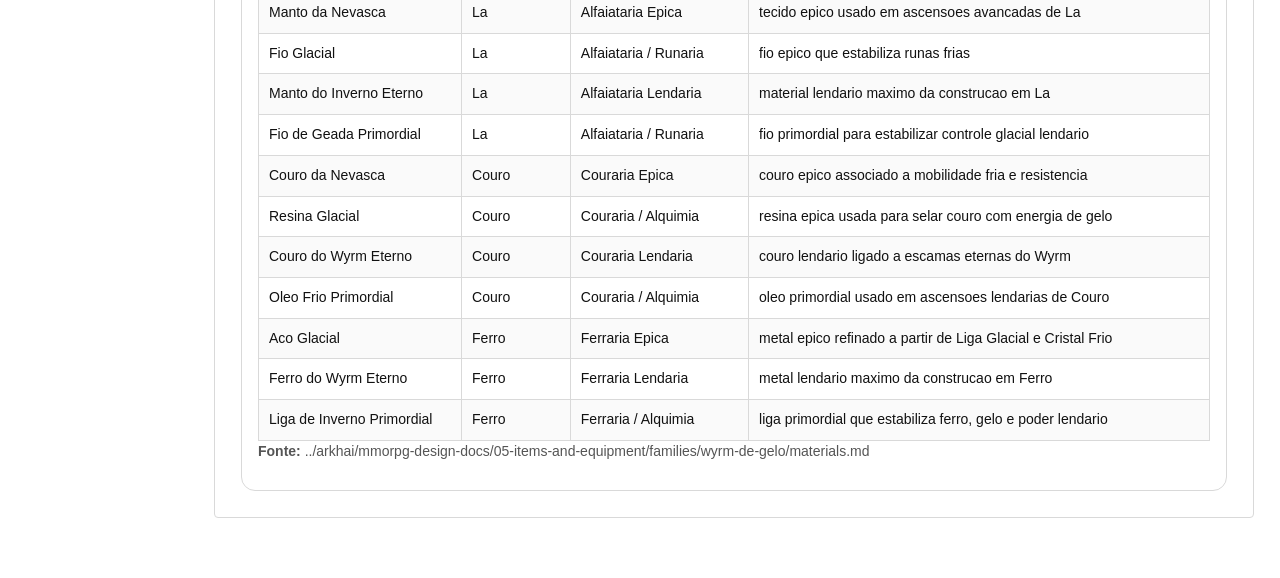
<file: materials.html>
<!doctype html>
<html lang="pt-BR">
<head>
  <meta charset="utf-8" />
  <meta name="viewport" content="width=device-width, initial-scale=1" />
  <title>Materiais - Arkhai Wiki</title>
  <link rel="stylesheet" href="assets/wiki.css" />
</head>
<body>
  <div class="wiki-shell">
    <div id="wiki-sidebar"></div>
    <main class="main">
      <div id="wiki-topbar"></div>
      <section class="content">
        <article class="article">
          <header class="article-header">
            <h1 id="category-title">Materiais</h1>
            <div class="article-actions" id="category-actions">catalogo publico - Arkhai Wiki</div>
          </header>
          <div id="category-status" class="status-line"></div>
          <p id="category-intro"></p>
          <h2 class="section-title">Fonte de design</h2>
          <p id="category-source"></p>
          <div id="category-subtle" class="subtle-box"></div>
          <div id="category-content"></div>
        </article>
      </section>
    </main>
  </div>
  <script src="assets/layout.js"></script>
  <script src="assets/equipment-catalog.js"></script>
  <script src="assets/equipment-catalog-page.js"></script>
  <script>
    renderLayout('materials.html');
    renderEquipmentCategoryPage({
      docKey: 'materials',
      icon: '🪨',
      backHref: 'items.html',
      backLabel: 'Itens',
      primaryHeading: 'Materiais Nucleares da Familia',
      primaryLabel: 'Materiais nucleares',
      materialHeading: 'Materiais de Profissao para Armaduras',
      materialLabel: 'Materiais de profissao',
      status: 'Os materiais agora sao lidos diretamente dos docs canonicos por familia.',
      intro: 'Cada familia publica materiais nucleares, materiais de profissao e materias de ascensao.',
      sourceHtml: 'Leitura direta dos docs canonicos de materiais por familia.',
      subtle: 'Aqui ficam os materiais que depois alimentam armas, armaduras, acessorios e ascensao.'
    });
  </script>
</body>
</html>
</file>
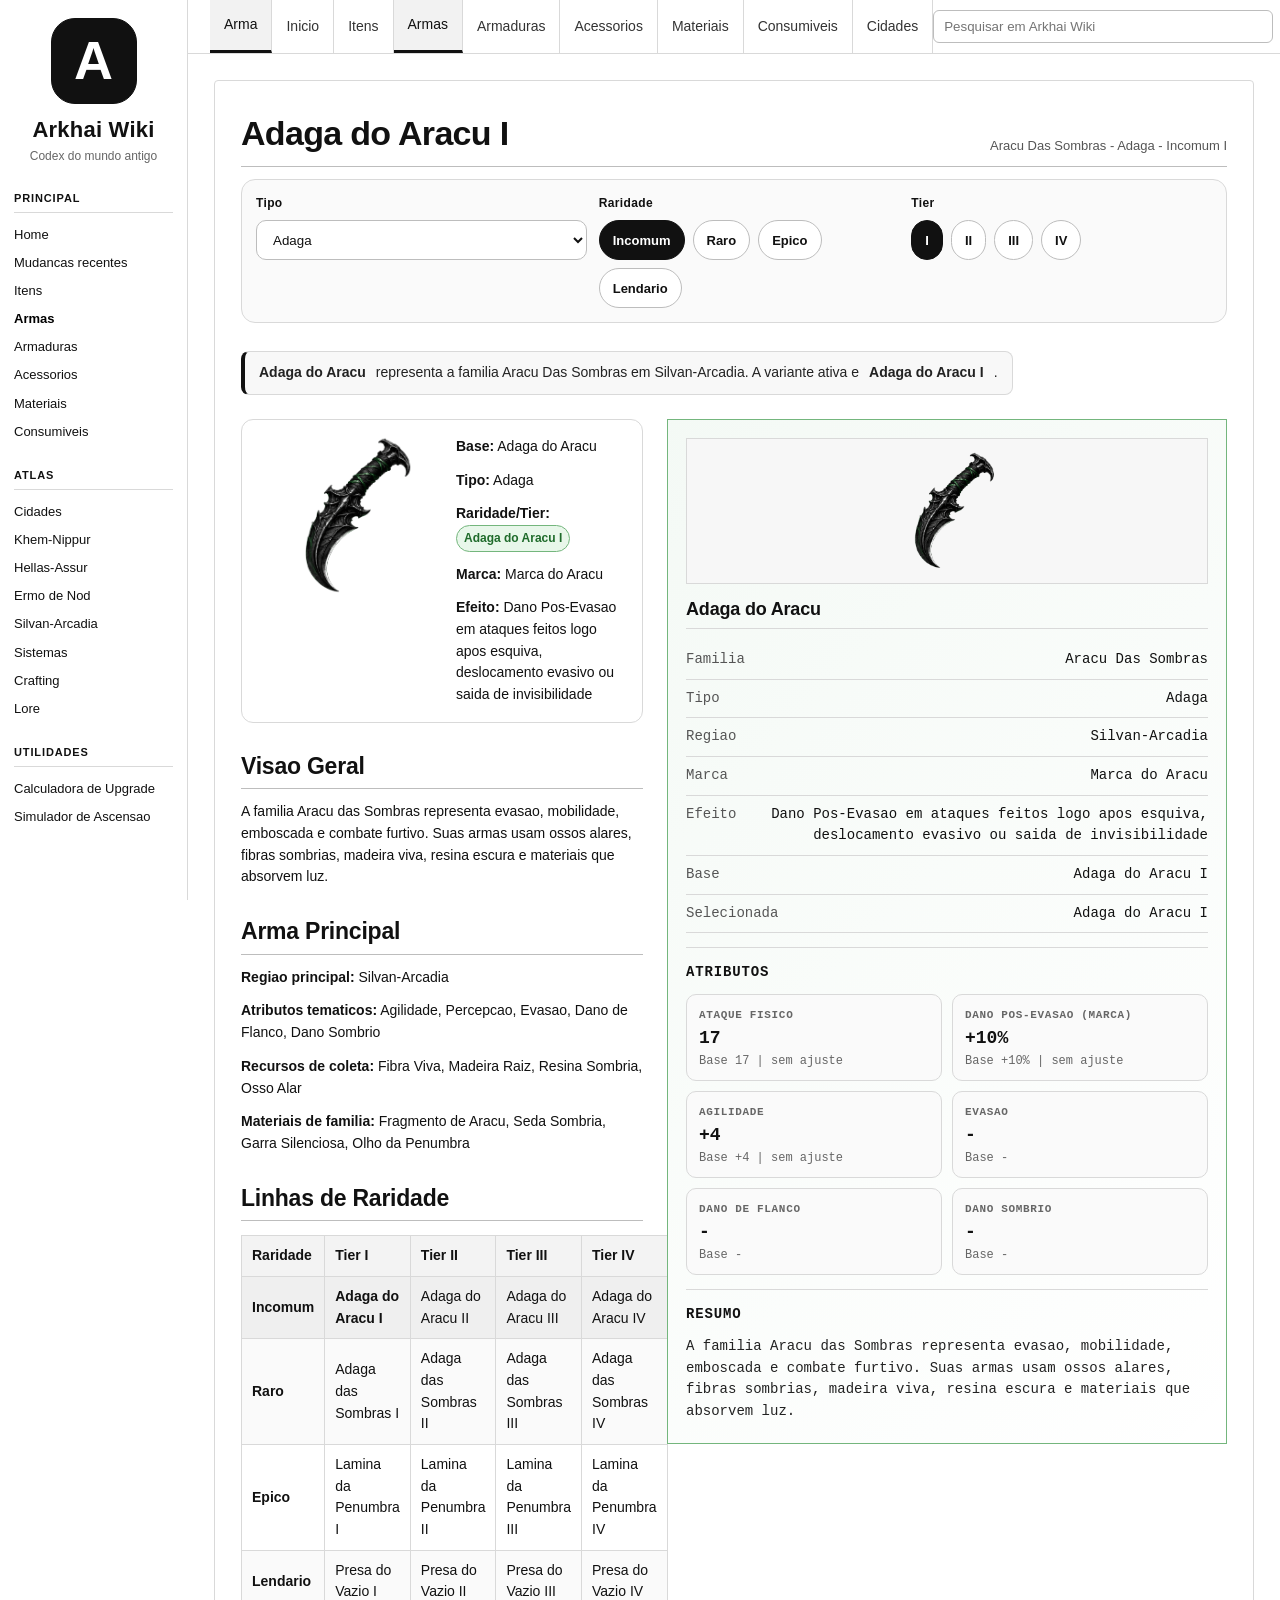
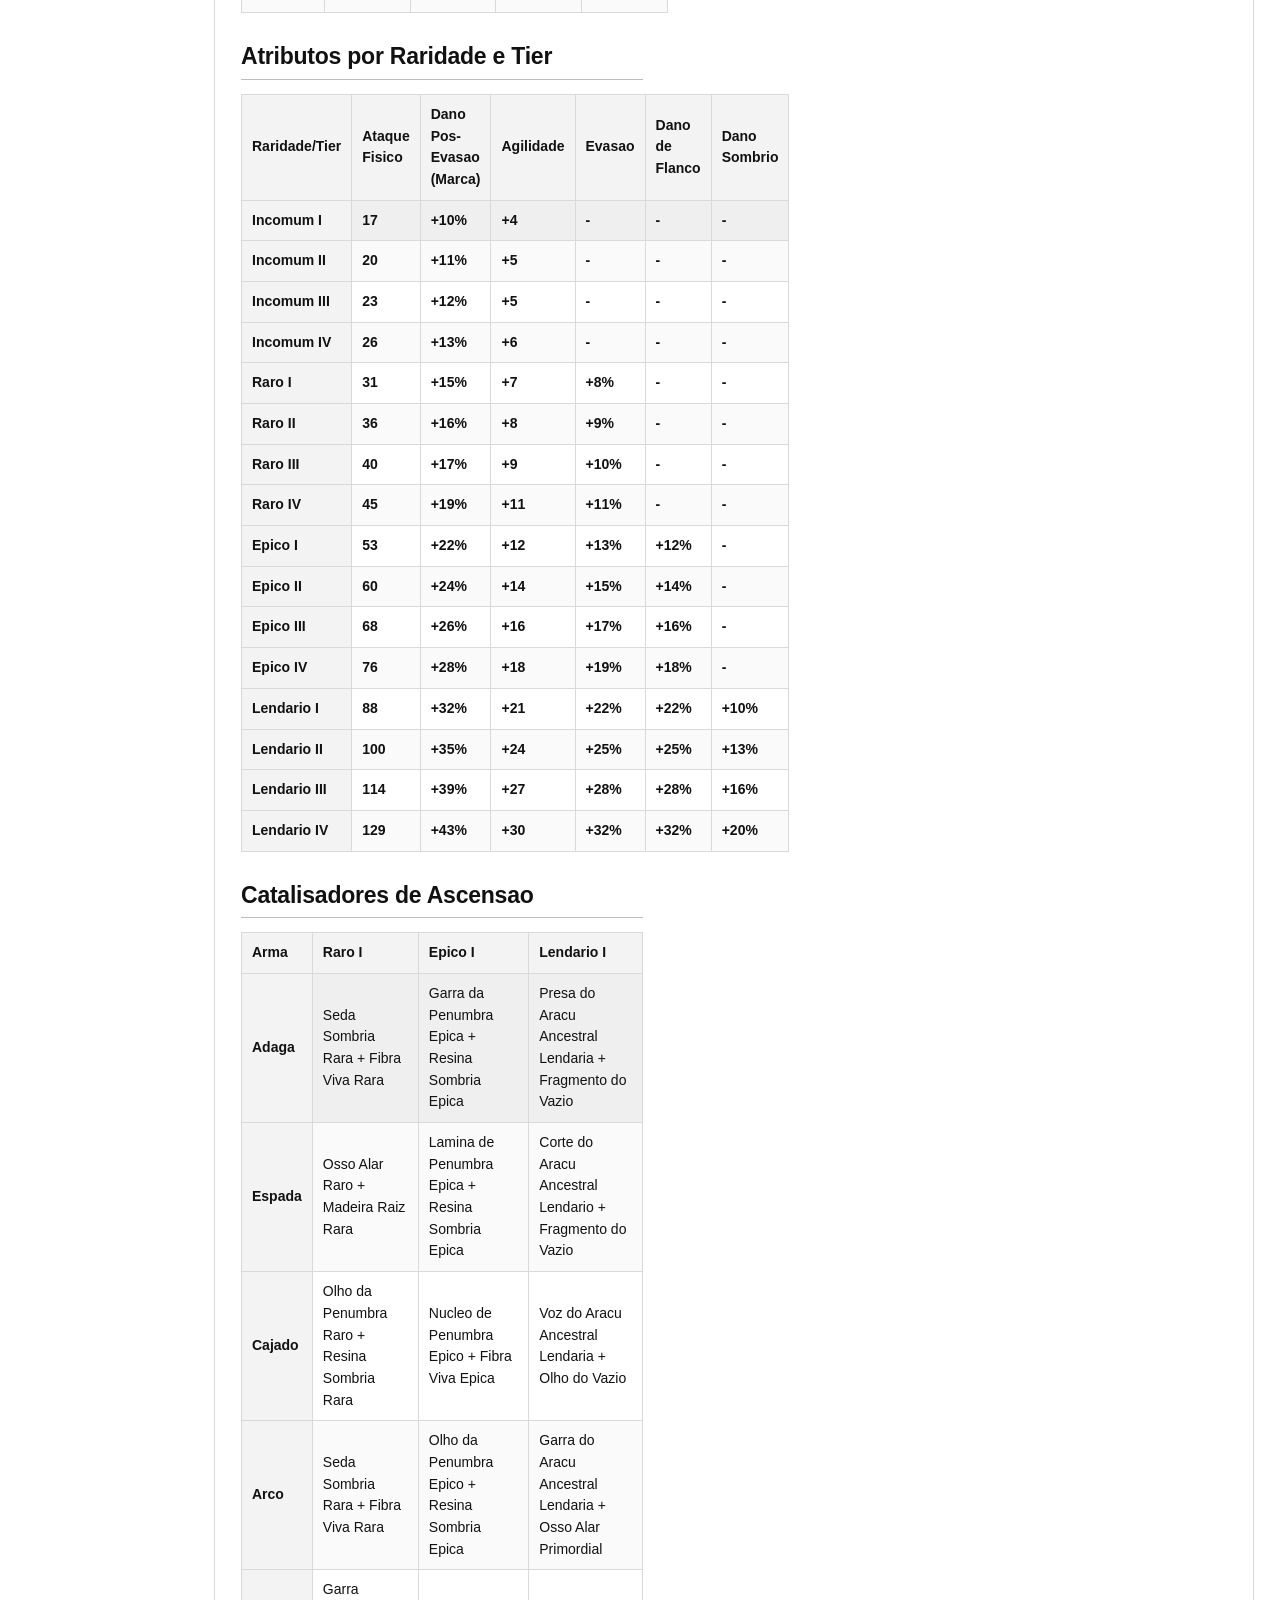
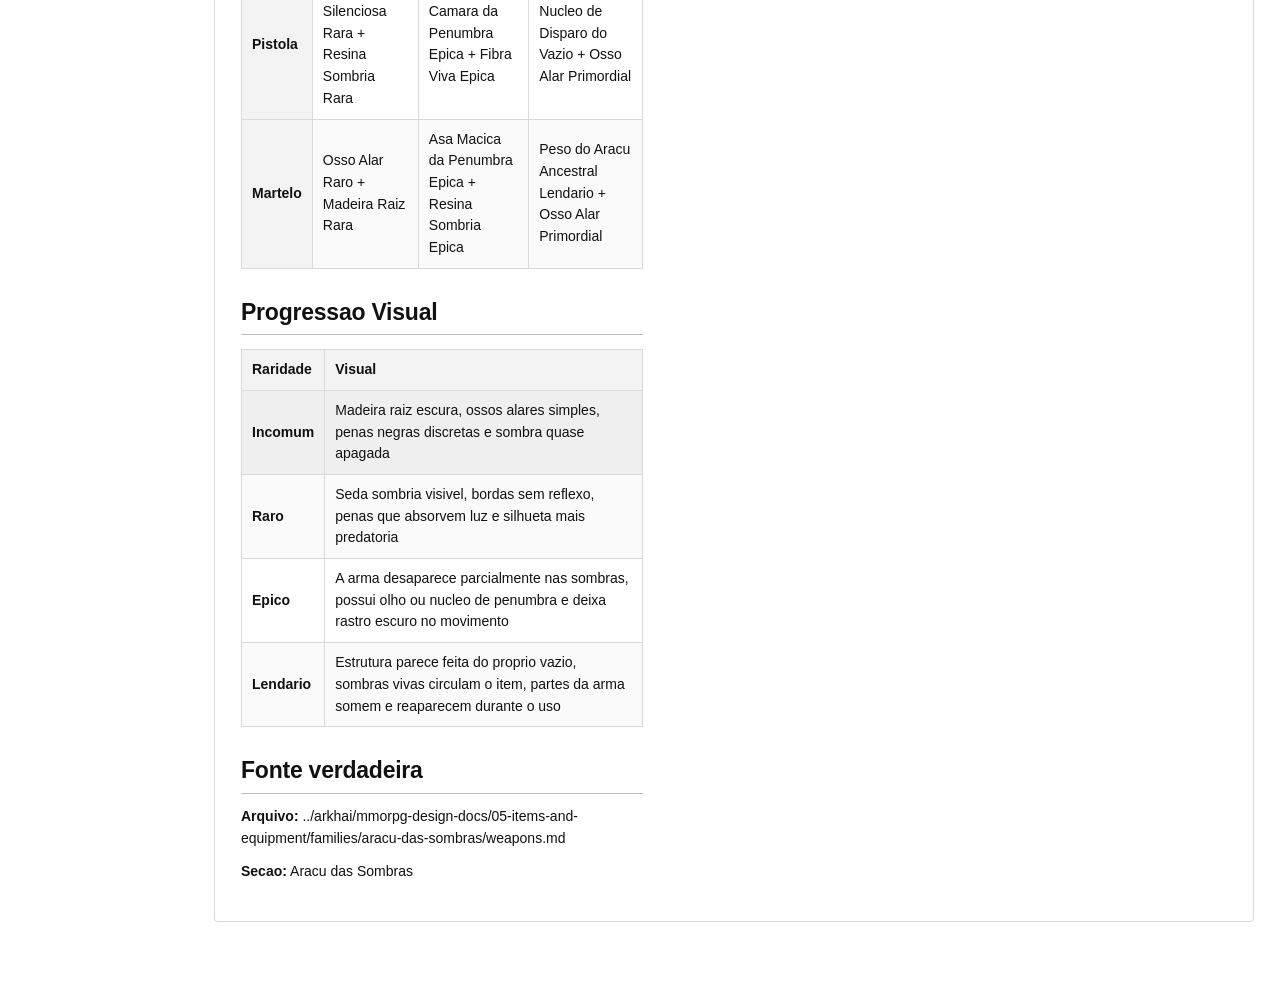
<file: weapon.html>
<!doctype html>
<html lang="pt-BR">
<head>
  <meta charset="utf-8" />
  <meta name="viewport" content="width=device-width, initial-scale=1" />
  <title>Arma - Arkhai Wiki</title>
  <link rel="stylesheet" href="assets/wiki.css" />
</head>
<body>
  <div class="wiki-shell">
    <div id="wiki-sidebar"></div>
    <main class="main">
      <div id="wiki-topbar"></div>
      <section class="content">
        <article class="article">
          <header class="article-header">
            <h1 id="weapon-title">Arma</h1>
            <div class="article-actions" id="weapon-actions">detalhe da familia de armas</div>
          </header>
          <div id="weapon-content"></div>
        </article>
      </section>
    </main>
  </div>

  <script src="assets/layout.js"></script>
  <script src="assets/image-modal.js"></script>
  <script src="assets/equipment-catalog.js"></script>
  <script src="assets/weapon-catalog-data.js"></script>
  <script src="assets/weapon-page.js"></script>
  <script>
    renderLayout('weapon.html');
    renderWeaponPage();
  </script>
</body>
</html>
</file>
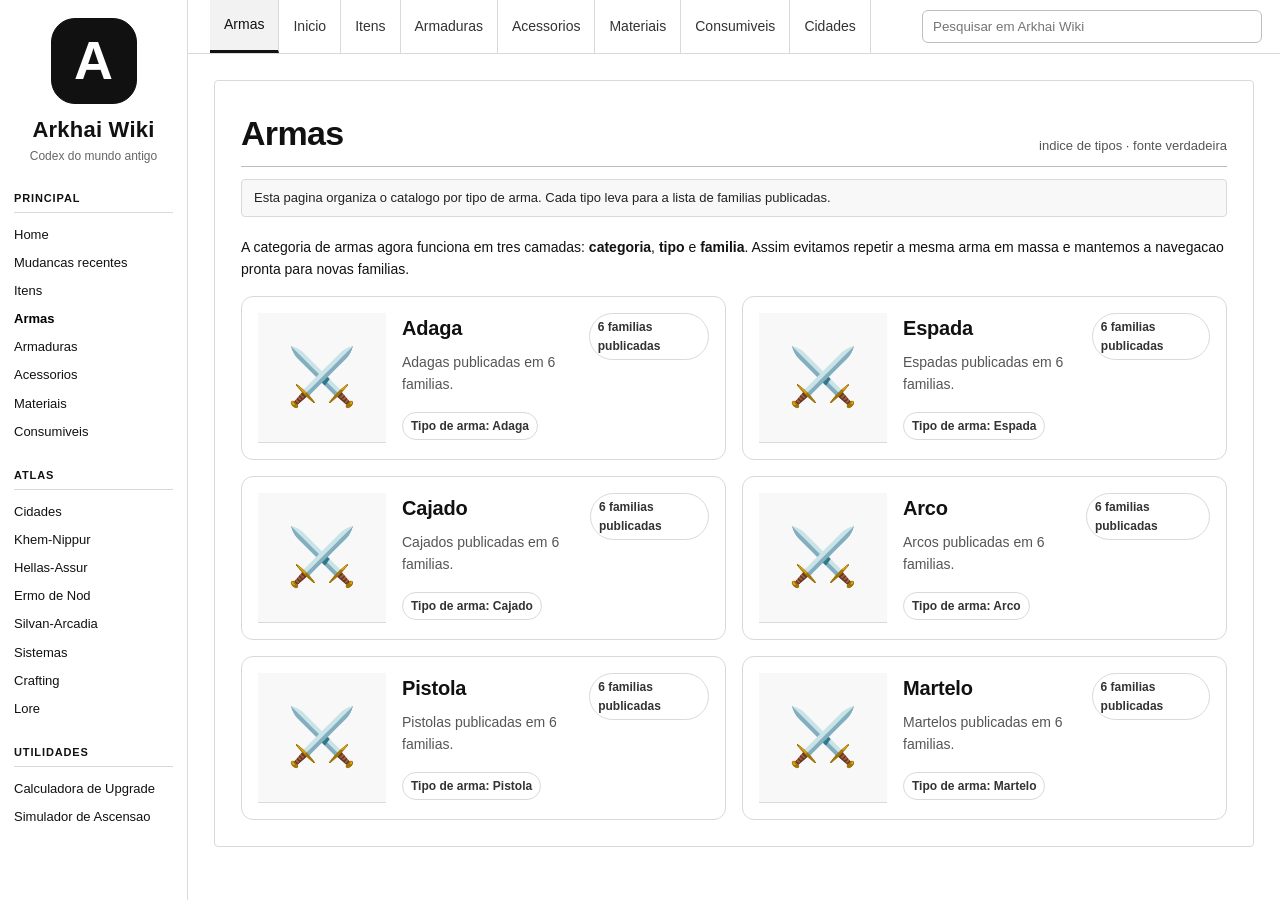
<file: weapons.html>
<!doctype html>
<html lang="pt-BR">
<head>
  <meta charset="utf-8" />
  <meta name="viewport" content="width=device-width, initial-scale=1" />
  <title>Armas - Arkhai Wiki</title>
  <link rel="stylesheet" href="assets/wiki.css" />
</head>
<body>
  <div class="wiki-shell">
    <div id="wiki-sidebar"></div>
    <main class="main">
      <div id="wiki-topbar"></div>
      <section class="content">
        <article class="article">
          <header class="article-header">
            <h1>Armas</h1>
            <div class="article-actions">indice de tipos · fonte verdadeira</div>
          </header>

          <div class="status-line">
            Esta pagina organiza o catalogo por tipo de arma. Cada tipo leva para a lista de familias publicadas.
          </div>

          <p>
            A categoria de armas agora funciona em tres camadas: <strong>categoria</strong>,
            <strong>tipo</strong> e <strong>familia</strong>. Assim evitamos repetir a mesma arma em massa
            e mantemos a navegacao pronta para novas familias.
          </p>

          <div id="weapon-type-list" class="item-line-grid"></div>
        </article>
      </section>
    </main>
  </div>

  <script src="assets/layout.js"></script>
  <script src="assets/equipment-catalog.js"></script>
  <script src="assets/weapon-catalog-data.js"></script>
  <script src="assets/weapons-page.js"></script>
  <script>
    renderLayout('weapons.html');
    renderWeaponsPage();
  </script>
</body>
</html>
</file>
<file: assets/wiki.css>
* { box-sizing: border-box; }
:root {
  --page-bg:#ffffff;
  --sidebar-bg:#ffffff;
  --surface:#ffffff;
  --surface-soft:#f7f7f7;
  --border:#d9d9d9;
  --border-strong:#bdbdbd;
  --text:#111111;
  --muted:#555555;
  --link:#111111;
  --accent:#111111;
  --accent-soft:#f2f2f2;
  --sidebar-link:#111111;
  --sidebar-muted:#666666;
  --font-body:"Segoe UI", "Helvetica Neue", Arial, sans-serif;
  --font-heading:"Segoe UI", "Helvetica Neue", Arial, sans-serif;
  --font-mono:"SFMono-Regular", Consolas, "Liberation Mono", monospace;
}
body { margin:0; font-family:var(--font-body); background:var(--page-bg); color:var(--text); font-size:14px; line-height:1.55; }
a { color:var(--link); text-decoration:none; font-weight:500; } a:hover { text-decoration:underline; }
.wiki-shell { display:grid; grid-template-columns:188px 1fr; min-height:100vh; }
.sidebar { background:var(--sidebar-bg); border-right:1px solid var(--border); padding:18px 14px; position:sticky; top:0; height:100vh; overflow:auto; color:var(--sidebar-link); }
.logo { text-align:center; margin-bottom:24px; } .logo-mark { width:86px; height:86px; margin:0 auto 9px; border-radius:24px; background:#111111; color:#ffffff; display:flex; align-items:center; justify-content:center; font-family:var(--font-heading); font-size:54px; font-weight:800; box-shadow:none; border:1px solid #111111; }
.logo strong { display:block; font-family:var(--font-heading); font-size:22px; font-weight:800; color:#111111; letter-spacing:.01em; } .logo span { display:block; color:var(--sidebar-muted); font-size:12px; }
.side-section { margin-bottom:21px; } .side-section h3 { margin:0 0 8px; padding-bottom:5px; color:#111111; font-size:11px; font-weight:800; border-bottom:1px solid var(--border); text-transform:uppercase; letter-spacing:.08em; }
.side-section a { display:block; padding:4px 0; font-size:13px; color:var(--sidebar-link); font-weight:400; } .side-section a:hover { color:#000000; }
.side-section a.active { color:#000000; font-weight:700; }
.main { min-width:0; } .topbar { height:54px; background:rgba(255,255,255,.96); border-bottom:1px solid var(--border); display:flex; align-items:center; justify-content:space-between; padding:0 18px 0 22px; position:sticky; top:0; z-index:5; backdrop-filter:blur(8px); }
.tabs { display:flex; align-items:stretch; height:100%; } .tab { display:flex; align-items:center; padding:0 14px; border-right:1px solid var(--border); color:#333333; font-weight:500; } .tab.active { background:var(--accent-soft); color:#111111; border-bottom:3px solid var(--accent); }
.search input { width:min(340px,32vw); padding:8px 10px; border:1px solid var(--border-strong); border-radius:6px; background:#ffffff; color:var(--text); }
.content { padding:26px 26px 60px; } .article { background:var(--surface); border:1px solid var(--border); border-radius:4px; padding:26px; box-shadow:none; }
.article-header { display:flex; align-items:end; justify-content:space-between; gap:18px; border-bottom:1px solid var(--border-strong); margin-bottom:10px; }
h1, .article h1 { font-family:var(--font-heading); font-size:34px; font-weight:800; letter-spacing:-.02em; margin:0 0 6px; color:#111111; } h2, .section-title { font-family:var(--font-heading); font-size:23px; font-weight:750; letter-spacing:-.01em; border-bottom:1px solid var(--border-strong); margin:26px 0 12px; padding-bottom:4px; color:#111111; }
.article-actions { color:var(--muted); font-size:13px; white-space:nowrap; margin-bottom:10px; } .status-line { background:#f8f8f8; border:1px solid var(--border); padding:8px 12px; color:#222222; font-size:13px; margin:12px 0 20px; border-radius:4px; }
.notice-grid { display:grid; grid-template-columns:repeat(3,minmax(0,1fr)); gap:14px; margin-bottom:34px; } .notice-card { background:var(--surface); border:1px solid var(--border); border-radius:12px; padding:18px; box-shadow:none; display:grid; grid-template-columns:54px 1fr; gap:14px; align-items:start; }
.notice-icon, .category-icon { width:48px; height:48px; border-radius:13px; background:#f3f3f3; display:flex; align-items:center; justify-content:center; font-size:26px; border:1px solid var(--border); }
.notice-card h2 { margin:0 0 8px; font-family:var(--font-heading); font-size:17px; border:0; padding:0; color:#111111; font-weight:700; } .notice-card p { margin:0 0 12px; color:var(--muted); font-size:13px; }
.article-body { display:grid; grid-template-columns:1fr 270px; gap:24px; } .article p { margin:0 0 12px; }
.article pre {
  margin:12px 0 18px;
  padding:12px 14px;
  background:#f7f7f7;
  border:1px solid var(--border);
  border-radius:8px;
  overflow:auto;
}
.article pre code {
  font-family:var(--font-body);
  font-size:13px;
  color:#111111;
}
.infobox { border:1px solid var(--border); background:var(--surface-soft); align-self:start; box-shadow:none; } .infobox-title { background:#f3f3f3; border-bottom:1px solid var(--border); color:#111111; font-weight:700; text-align:center; padding:9px; }
.item-preview { height:130px; display:flex; align-items:center; justify-content:center; font-size:56px; background:#f8f8f8; border-bottom:1px solid var(--border); } .infobox table { width:100%; border-collapse:collapse; font-size:13px; } .infobox th,.infobox td { border-top:1px solid var(--border); padding:7px 8px; text-align:left; } .infobox th { width:42%; background:#f6f6f6; color:#222222; }
.wiki-table { width:100%; border-collapse:collapse; margin-top:14px; background:#ffffff; } .wiki-table th,.wiki-table td { border:1px solid var(--border); padding:9px 10px; text-align:left; } .wiki-table th { background:#f3f3f3; color:#111111; } .wiki-table tr:nth-child(even) td { background:#fafafa; }
.wiki-table td.is-active { background:#efefef !important; font-weight:700; }
.item-thumb { width:42px; height:42px; object-fit:contain; display:block; margin:auto; }
.item-image { max-width:150px; max-height:150px; object-fit:contain; display:block; margin:auto; }
.item-image-fallback { width:160px; height:160px; display:flex; align-items:center; justify-content:center; margin:auto; border:1px dashed #bbbbbb; background:#f5f5f5; color:#111111; font-family:var(--font-mono); font-size:42px; font-weight:700; border-radius:14px; }
.item-spotlight { display:grid; grid-template-columns:minmax(0,180px) 1fr; gap:18px; align-items:start; padding:16px; margin:0 0 18px; background:#ffffff; border:1px solid var(--border); border-radius:12px; }
.item-spotlight p:last-child { margin-bottom:0; }
.item-spotlight figure { margin:0; display:flex; align-items:center; justify-content:center; min-height:160px; }
.item-spotlight .item-image { max-width:160px; max-height:160px; }
.item-line-grid { display:grid; grid-template-columns:repeat(2,minmax(0,1fr)); gap:16px; margin-top:16px; }
.item-line-card { display:grid; grid-template-columns:128px 1fr; gap:16px; align-items:start; padding:16px; background:#ffffff; border:1px solid var(--border); border-radius:12px; color:inherit; box-shadow:none; transition:transform .15s ease, box-shadow .15s ease, border-color .15s ease; }
.item-line-card:hover { text-decoration:none; transform:translateY(-2px); box-shadow:0 4px 14px rgba(0,0,0,.06); border-color:var(--border-strong); }
.item-line-card figure { margin:0; min-height:112px; display:flex; align-items:center; justify-content:center; }
.item-line-card h2 { margin:0; border:0; padding:0; font-size:20px; color:#111111; }
.item-line-card p { margin:8px 0 10px; color:var(--muted); }
.item-line-head { display:flex; align-items:flex-start; justify-content:space-between; gap:10px; margin-bottom:6px; }
.item-line-meta { display:flex; flex-wrap:wrap; gap:8px; }
.item-line-pill { display:inline-flex; align-items:center; padding:4px 8px; border-radius:999px; background:#ffffff; border:1px solid var(--border); color:#333333; font-size:12px; font-weight:600; }
.variant-switcher {
  display:grid;
  grid-template-columns:1.1fr 1fr 1fr;
  gap:12px;
  margin:12px 0 16px;
  align-items:start;
  padding:14px;
  border:1px solid var(--border);
  border-radius:14px;
  background:#fafafa;
}
.variant-field { display:flex; flex-direction:column; gap:8px; min-width:0; }
.variant-field label { margin:0; font-size:12px; font-weight:800; color:#111111; white-space:nowrap; letter-spacing:.03em; }
.variant-field select { width:100%; min-width:0; padding:9px 12px; min-height:40px; border:1px solid var(--border-strong); border-radius:10px; background:#ffffff; color:var(--text); }
.variant-field select:focus { outline:none; border-color:#111111; box-shadow:0 0 0 3px rgba(17,17,17,.08); }
.variant-field-chips { padding:0; }
.variant-chip-group { display:flex; flex-wrap:wrap; gap:8px; }
.variant-chip {
  appearance:none;
  display:inline-flex;
  align-items:center;
  justify-content:center;
  min-height:40px;
  padding:8px 13px;
  border:1px solid var(--border-strong);
  border-radius:999px;
  background:#ffffff;
  color:#111111;
  font-size:13px;
  font-weight:700;
  line-height:1;
  cursor:pointer;
  transition:background .15s ease, border-color .15s ease, color .15s ease, transform .15s ease;
}
.variant-chip:hover {
  background:#f4f4f4;
  border-color:#111111;
  transform:translateY(-1px);
}
.variant-chip:focus-visible {
  outline:none;
  box-shadow:0 0 0 3px rgba(17,17,17,.14);
}
.variant-chip.is-active {
  background:#111111;
  color:#ffffff;
  border-color:#111111;
}
.progression-table { margin-top:14px; }
.progression-table tr.is-active td { background:#efefef !important; }
.missing-item-icon { width:42px; height:42px; display:flex; align-items:center; justify-content:center; margin:auto; border:1px dashed #bbbbbb; background:#f5f5f5; color:#111111; font-family:var(--font-mono); font-size:12px; font-weight:700; border-radius:6px; }
.detail-icon .missing-item-icon { width:86px; height:86px; font-size:18px; }
.detail-layout { display:grid; grid-template-columns:minmax(0,1fr) 560px; gap:24px; align-items:start; }
.detail-card {
  position:relative;
  overflow:hidden;
  color:#111111;
  border:1px solid var(--border);
  box-shadow:none;
  padding:18px 18px 20px;
  max-width:560px;
  font-family:var(--font-mono);
  background:#ffffff;
}
.detail-card::before {
  content:'';
  position:absolute;
  inset:0;
  background:none;
  pointer-events:none;
}
.detail-card > * { position:relative; z-index:1; }
.detail-card h2 { color:#111111; border-bottom:1px solid var(--border); margin-top:0; font-family:var(--font-heading); font-size:18px; font-weight:800; letter-spacing:-.01em; }
.detail-row { display:flex; justify-content:space-between; gap:16px; border-bottom:1px solid var(--border); padding:8px 0; }
.detail-label { color:#555555; }
.detail-value { color:#111111; text-align:right; }
.detail-section {
  margin-top:14px;
  padding-top:14px;
  border-top:1px solid var(--border);
}
.detail-section h3 {
  margin:0 0 10px;
  color:#111111;
  font-size:14px;
  text-transform:uppercase;
  letter-spacing:.06em;
}
.detail-section p {
  margin:0;
  color:#222222;
  line-height:1.55;
}
.detail-section-stats {
  margin-top:14px;
}
.detail-stat-grid {
  display:grid;
  grid-template-columns:repeat(2,minmax(0,1fr));
  gap:10px;
}
.detail-stat-card {
  padding:12px 12px 11px;
  border:1px solid var(--border);
  border-radius:10px;
  background:#fafafa;
  box-shadow:none;
}
.detail-stat-card span {
  display:block;
  color:#666666;
  font-size:11px;
  text-transform:uppercase;
  letter-spacing:.06em;
  margin-bottom:5px;
  font-weight:700;
}
.detail-stat-card strong {
  display:block;
  color:#111111;
  font-size:18px;
  line-height:1.1;
  font-weight:800;
}
.detail-stat-card small {
  display:block;
  margin-top:4px;
  color:#666666;
  font-size:12px;
  line-height:1.35;
}
.detail-stat-card.is-upgrade,
.detail-stat-card.is-downgrade {
  background:#f5f5f5;
}
.attribute-preview {
  margin-top:14px;
  padding:14px;
  background:#ffffff;
  border:1px solid var(--border);
  border-radius:12px;
  box-shadow:none;
}
.attribute-preview h3 {
  margin:0 0 10px;
  color:#111111;
  font-size:14px;
  text-transform:uppercase;
  letter-spacing:.05em;
  border-bottom:1px solid var(--border);
  padding-bottom:6px;
}
.attribute-preview p {
  margin:0;
  color:#222222;
  font-weight:600;
}
.attribute-stat-grid {
  display:grid;
  grid-template-columns:repeat(2,minmax(0,1fr));
  gap:10px;
}
.attribute-stat {
  padding:12px 12px 11px;
  border:1px solid var(--border);
  border-radius:10px;
  background:#fbfbfb;
  box-shadow:none;
}
.attribute-stat span {
  display:block;
  color:#666666;
  font-size:11px;
  text-transform:uppercase;
  letter-spacing:.06em;
  margin-bottom:4px;
  font-weight:700;
}
.attribute-stat strong {
  color:#111111;
  font-size:15px;
  font-weight:800;
}
.detail-image-frame {
  margin:0 0 12px;
  padding:12px;
  display:flex;
  align-items:center;
  justify-content:center;
  min-height:140px;
  background:#f7f7f7;
  border:1px solid var(--border);
  box-shadow:none;
}
.detail-image-frame .item-image {
  max-width:120px;
  max-height:120px;
}
.image-modal-trigger {
  appearance:none;
  border:0;
  padding:0;
  margin:0;
  width:100%;
  display:block;
  background:transparent;
  color:inherit;
  cursor:zoom-in;
  text-align:inherit;
}
.image-modal-trigger:focus-visible {
  outline:3px solid rgba(17,17,17,.16);
  outline-offset:4px;
  border-radius:12px;
}
.image-modal {
  position:fixed;
  inset:0;
  z-index:60;
  display:none;
}
.image-modal.is-open {
  display:block;
}
.image-modal__backdrop {
  position:absolute;
  inset:0;
  background:rgba(0,0,0,.74);
}
.image-modal__panel {
  position:relative;
  z-index:1;
  width:min(92vw,920px);
  max-height:90vh;
  margin:5vh auto;
  display:grid;
  grid-template-rows:minmax(0,1fr) auto;
  overflow:hidden;
  border:1px solid var(--border);
  border-radius:18px;
  background:#ffffff;
  box-shadow:0 24px 70px rgba(0,0,0,.38);
}
.image-modal__close {
  position:absolute;
  top:12px;
  right:12px;
  z-index:2;
  width:38px;
  height:38px;
  border:1px solid var(--border-strong);
  border-radius:999px;
  background:#ffffff;
  color:#111111;
  font-size:22px;
  line-height:1;
  cursor:pointer;
}
.image-modal__figure {
  margin:0;
  min-height:0;
  display:flex;
  align-items:center;
  justify-content:center;
  padding:28px 28px 12px;
  background:#f7f7f7;
}
.image-modal__figure img {
  display:block;
  max-width:100%;
  max-height:72vh;
  object-fit:contain;
}
.image-modal__body {
  padding:0 28px 24px;
}
.image-modal__body h2 {
  margin:0 0 8px;
  border:0;
  padding:0;
  font-size:20px;
}
.image-modal__body p {
  margin:0;
  color:var(--muted);
}
body.has-image-modal-open {
  overflow:hidden;
}
.attribute-table th { width:48%; }
.attribute-table th { background:#f3f3f3; color:#111111; font-weight:700; }
.attribute-table td { color:#111111; font-weight:600; }
.attribute-table tr:nth-child(even) td { background:#fafafa; }
.attribute-table tr:nth-child(odd) td { background:#ffffff; }
.attribute-table tr:hover td { background:#f2f2f2; }
.attribute-table td.is-active, .attribute-table th.is-active { background:#ececec !important; }
.rarity {
  padding:3px 7px;
  border-radius:999px;
  font-size:12px;
  font-weight:700;
  display:inline-block;
  color:#111111;
  border:1px solid var(--border);
  background:#f5f5f5;
}
.rarity.uncommon { background:#e8f7ea; color:#1f6b2b; border-color:#74b67d; }
.rarity.rare { background:#e7f0ff; color:#1f4f9a; border-color:#7fa4df; }
.rarity.epic { background:#ffe9e9; color:#9a1f1f; border-color:#de7b7b; }
.rarity.legendary { background:#fff6d6; color:#8b6500; border-color:#d7b94a; }
.detail-card.rarity-uncommon { border-color:#74b67d; background:#ffffff; }
.detail-card.rarity-uncommon::before { background:linear-gradient(135deg, rgba(68,160,88,.06), rgba(0,0,0,0)); }
.detail-card.rarity-rare { border-color:#7fa4df; background:#ffffff; }
.detail-card.rarity-rare::before { background:linear-gradient(135deg, rgba(58,112,194,.06), rgba(0,0,0,0)); }
.detail-card.rarity-epic { border-color:#de7b7b; background:#ffffff; }
.detail-card.rarity-epic::before { background:linear-gradient(135deg, rgba(194,58,58,.06), rgba(0,0,0,0)); }
.detail-card.rarity-legendary { border-color:#d7b94a; background:#ffffff; }
.detail-card.rarity-legendary::before { background:linear-gradient(135deg, rgba(191,150,31,.07), rgba(0,0,0,0)); }
.see-also,.subtle-box { display:inline-flex; align-items:center; gap:10px; margin:12px 0 24px; background:#f8f8f8; border:1px solid var(--border); border-left:4px solid #111111; border-radius:8px; padding:10px 14px; color:#222222; }
.city-grid { display:grid; grid-template-columns:repeat(2,minmax(0,1fr)); gap:12px; } .city-card { border:1px solid var(--border); background:#ffffff; border-radius:9px; padding:13px; } .city-card strong { display:block; color:#111111; margin-bottom:4px; } .city-card span { color:var(--muted); font-size:13px; }
.category-sections { display:grid; gap:18px; margin:16px 0 20px; }
.category-group { border:1px solid var(--border); border-radius:14px; background:#ffffff; padding:16px; }
.category-group-head { display:flex; align-items:flex-start; justify-content:space-between; gap:16px; margin-bottom:14px; }
.category-group-title { display:flex; align-items:flex-start; gap:12px; min-width:0; }
.category-group-icon { width:40px; height:40px; border-radius:10px; display:flex; align-items:center; justify-content:center; border:1px solid var(--border); background:#f4f4f4; font-size:20px; flex:0 0 auto; }
.category-group-preview { width:72px; height:72px; margin:0; display:flex; align-items:center; justify-content:center; border:1px solid var(--border); border-radius:12px; background:#fafafa; overflow:hidden; flex:0 0 auto; }
.category-group-preview .item-image { max-width:64px; max-height:64px; margin:0; }
.category-group-title h2 { margin:0 0 4px; border:0; padding:0; font-size:20px; color:#111111; }
.category-group-title p { margin:0; color:var(--muted); }
.category-chip-grid { display:flex; flex-wrap:wrap; gap:10px; }
.category-chip { display:inline-flex; align-items:center; min-height:32px; padding:6px 12px; border-radius:999px; border:1px solid var(--border); background:#ffffff; color:#111111; font-size:12px; font-weight:600; }
.category-chip-link:hover { text-decoration:none; background:#f4f4f4; }
.category-chip-muted { color:#777777; background:#fafafa; }
.category-note { color:var(--muted); margin-top:0; max-width:1100px; }
@media(max-width:1050px){.notice-grid{grid-template-columns:1fr}.article-body{grid-template-columns:1fr}.infobox{max-width:420px}.detail-layout{grid-template-columns:1fr}.detail-card{max-width:none}.category-group-head{flex-direction:column;align-items:stretch}.category-chip-grid{gap:8px}.category-group-title{flex-wrap:wrap}.category-group-preview{width:64px;height:64px}}
@media(max-width:760px){.wiki-shell{grid-template-columns:1fr}.sidebar{position:static;height:auto}.topbar{position:static;height:auto;flex-direction:column;align-items:stretch;gap:10px;padding:12px}.tabs{height:auto;flex-wrap:wrap}.tab{padding:8px 10px;border:1px solid var(--border)}.search input{width:100%}.content{padding:16px}.city-grid,.category-grid,.item-line-grid,.variant-switcher,.attribute-stat-grid,.detail-stat-grid{grid-template-columns:1fr}.item-spotlight{grid-template-columns:1fr}.item-line-card{grid-template-columns:1fr}.variant-chip-group{gap:7px}.variant-chip{flex:1 1 calc(50% - 7px);justify-content:center}}
</file>
<file: assets/cities-page.css>
.city-loop-grid {
  display:grid;
  grid-template-columns:repeat(3,minmax(0,1fr));
  gap:14px;
  margin:16px 0 24px;
}

.city-loop-card,
.city-detail-card {
  border:1px solid var(--border);
  background:#ffffff;
  border-radius:14px;
  padding:16px;
}

.city-loop-card h3,
.city-detail-card h3 {
  margin:0 0 8px;
  color:#111111;
  font-size:18px;
}

.city-loop-card p,
.city-detail-card p:last-child {
  margin-bottom:0;
}

.city-detail-card {
  margin:0 0 18px;
}

.city-detail-head {
  display:flex;
  align-items:center;
  gap:12px;
  margin-bottom:12px;
  padding-bottom:10px;
  border-bottom:1px solid var(--border);
}

.city-detail-head p {
  margin:0;
  color:var(--muted);
}

.city-symbol {
  width:46px;
  height:46px;
  display:flex;
  align-items:center;
  justify-content:center;
  border:1px solid var(--border);
  border-radius:12px;
  background:#f5f5f5;
  color:#111111;
  font-size:24px;
  font-weight:800;
  flex:0 0 auto;
}

.city-detail-card ul {
  margin:12px 0;
  padding-left:22px;
}

.city-detail-card li {
  margin:7px 0;
}

.city-note {
  padding:10px 12px;
  border-left:4px solid #111111;
  background:#f8f8f8;
  color:#222222;
}

.city-card-link {
  display:block;
  color:inherit;
  transition:transform .15s ease, box-shadow .15s ease, border-color .15s ease;
}

.city-card-link:hover {
  text-decoration:none;
  transform:translateY(-2px);
  box-shadow:0 4px 14px rgba(0,0,0,.06);
  border-color:var(--border-strong);
}

@media(max-width:1050px){
  .city-loop-grid{grid-template-columns:1fr;}
}
</file>
